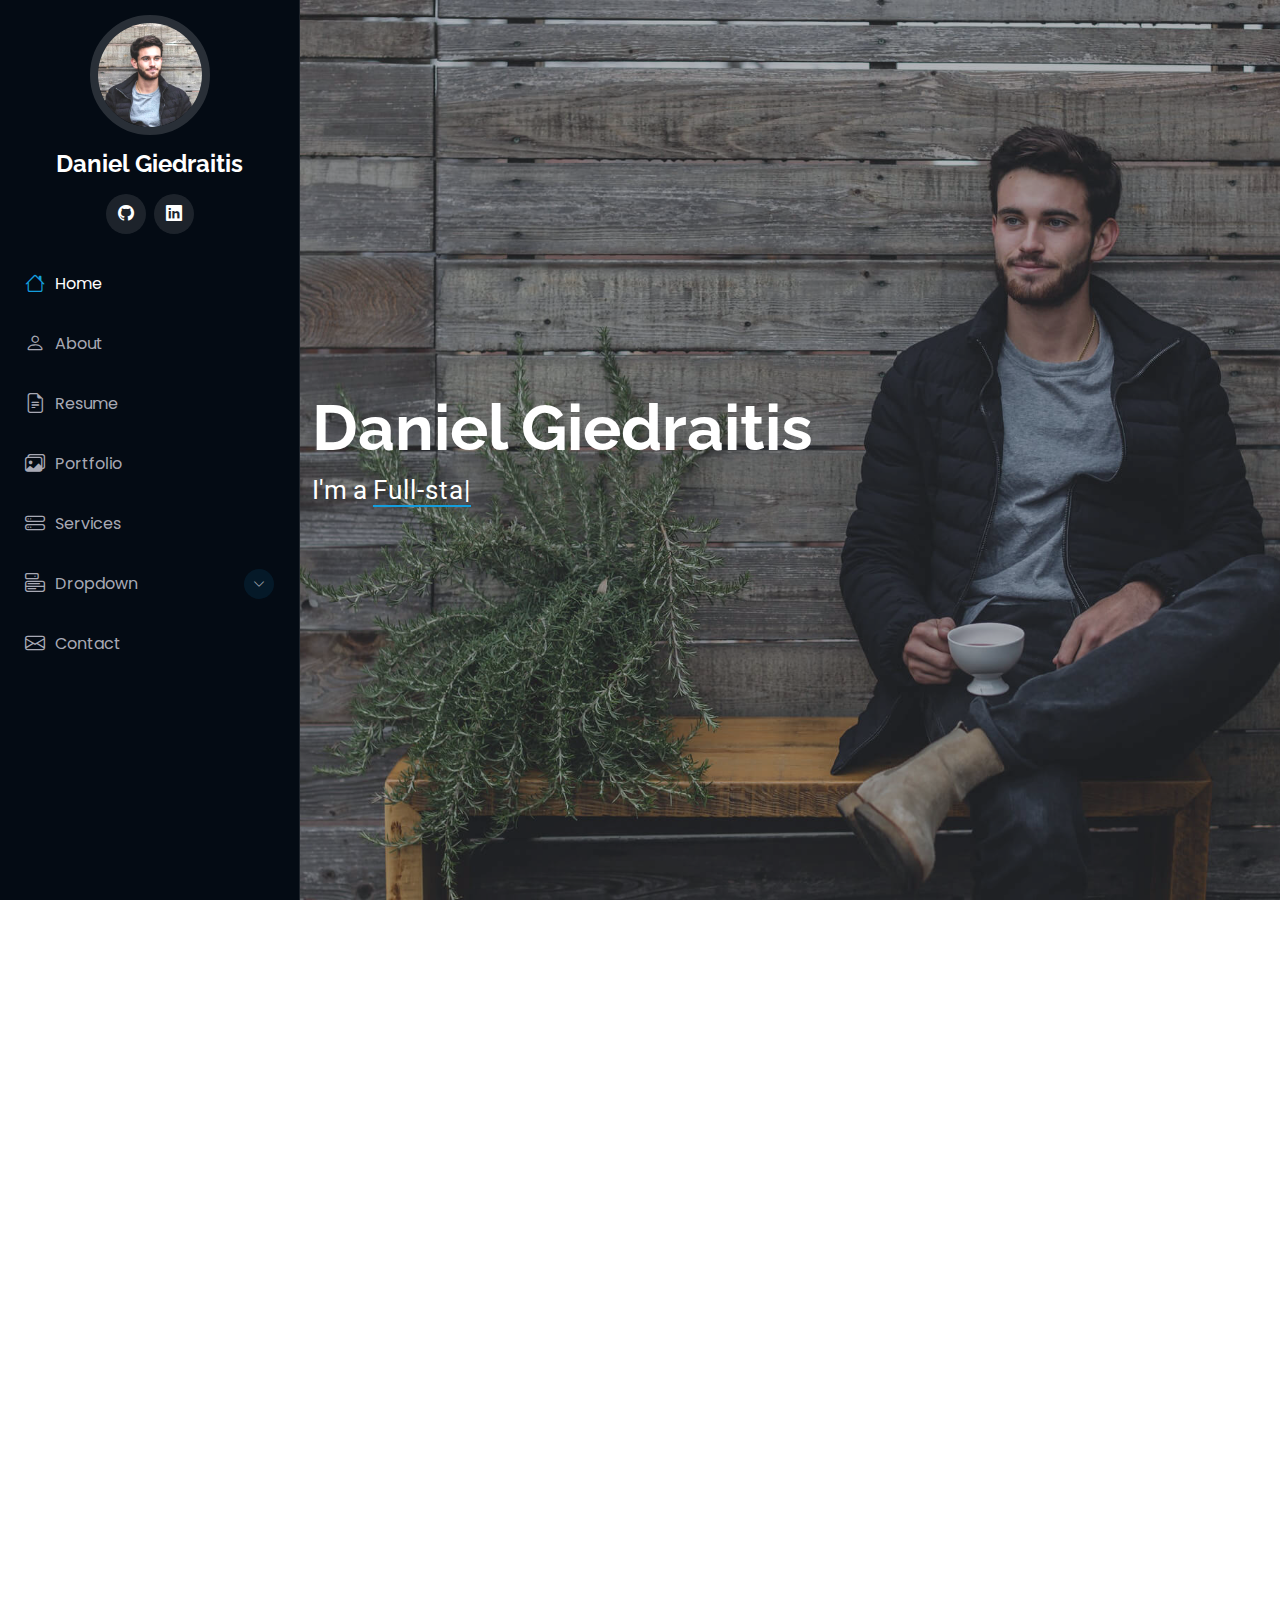
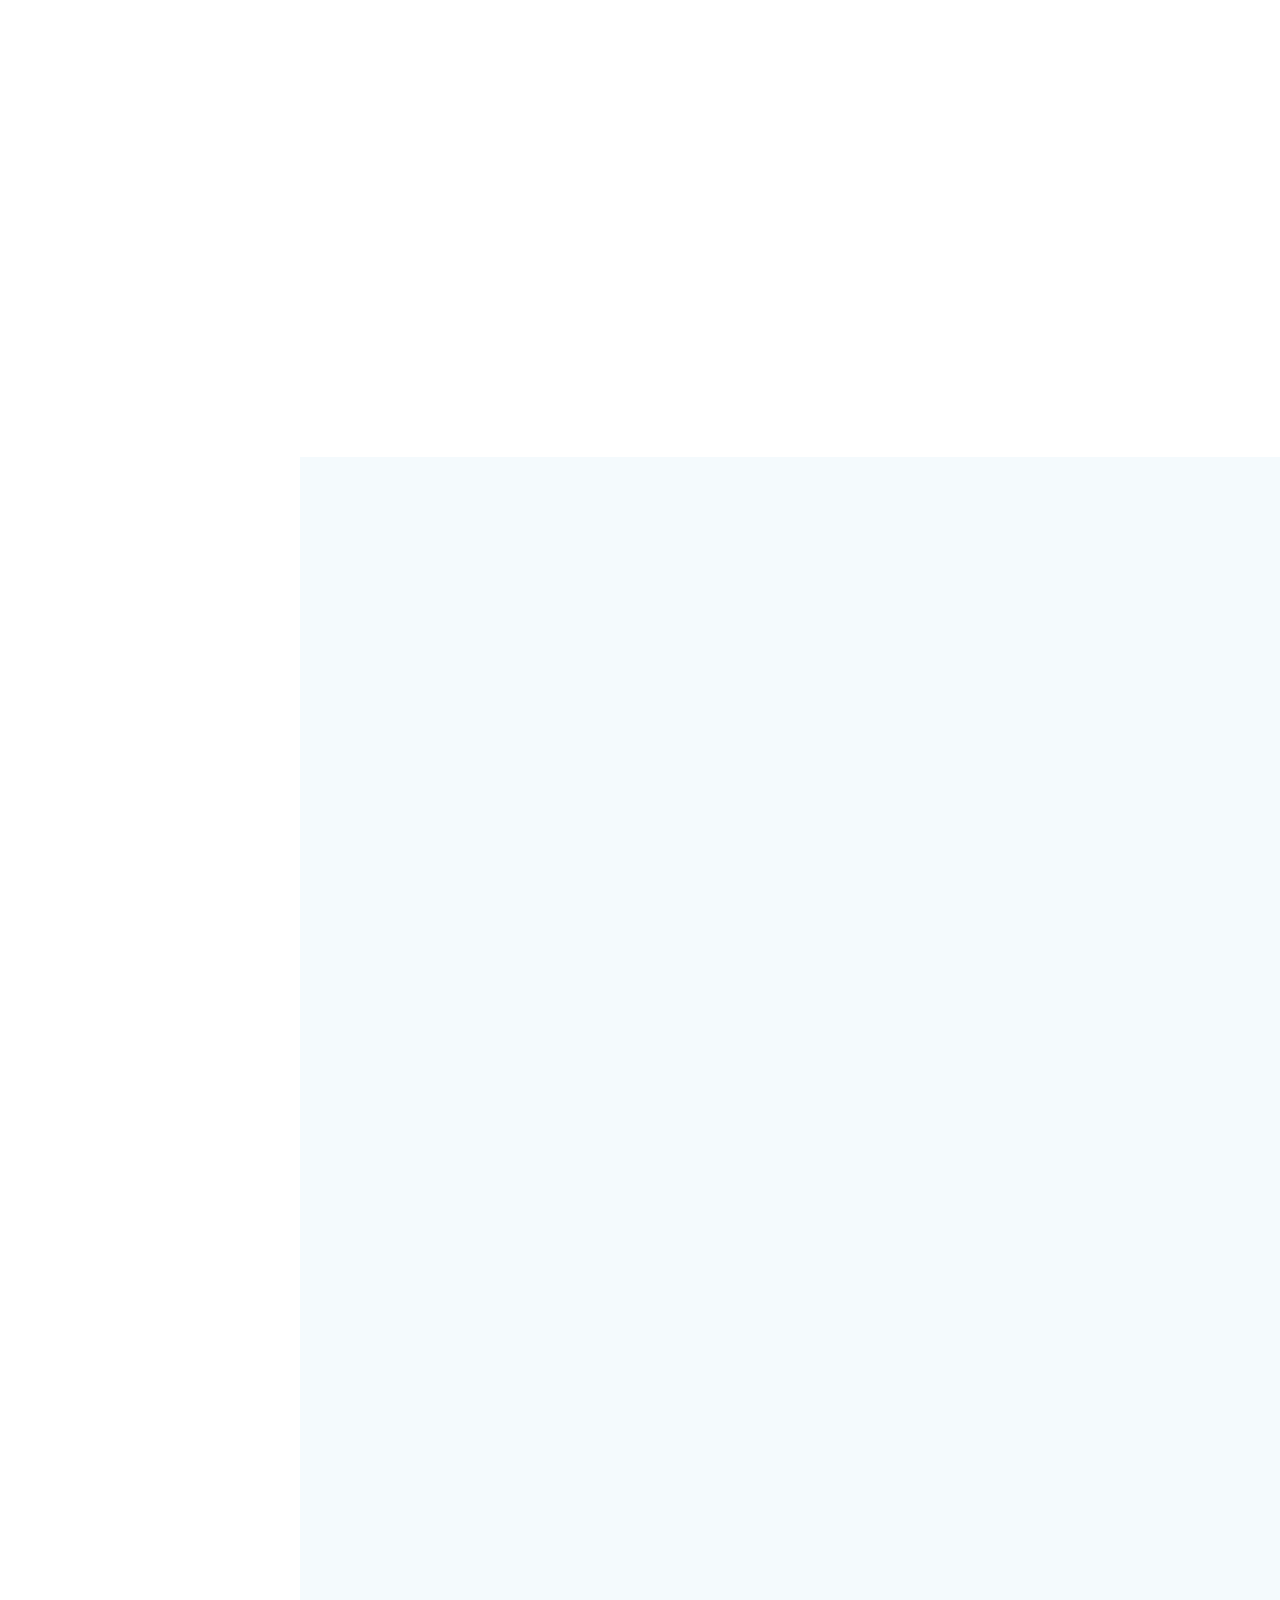
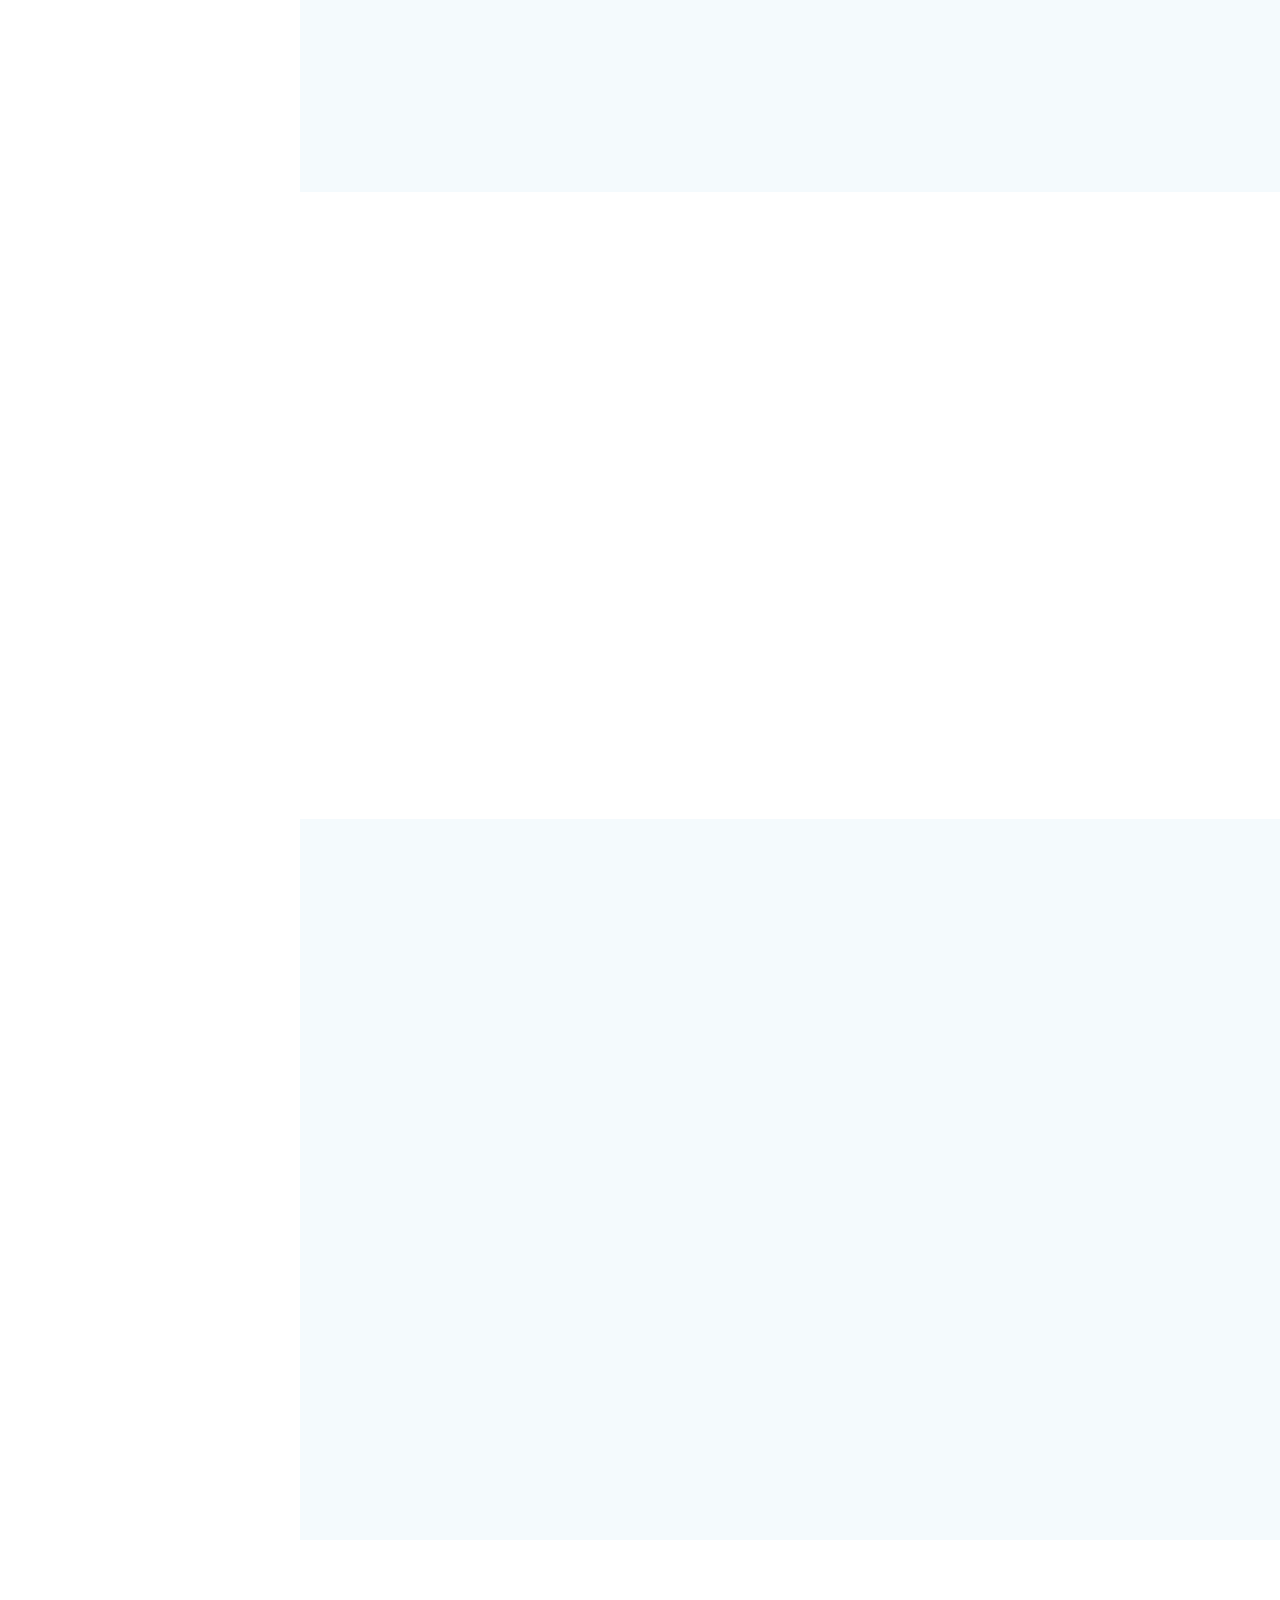
<file: index.html>
<!DOCTYPE html>
<html lang="en">

<head>
  <meta charset="utf-8">
  <meta content="width=device-width, initial-scale=1.0" name="viewport">
  <title>My Personal Website</title>
  <meta content="" name="description">
  <meta content="" name="keywords">

  <!-- Favicons -->
  <link href="assets/img/favicon.png" rel="icon">
  <link href="assets/img/apple-touch-icon.png" rel="apple-touch-icon">

  <!-- Fonts -->
  <link href="https://fonts.googleapis.com" rel="preconnect">
  <link href="https://fonts.gstatic.com" rel="preconnect" crossorigin>
  <link href="https://fonts.googleapis.com/css2?family=Roboto:ital,wght@0,100;0,300;0,400;0,500;0,700;0,900;1,100;1,300;1,400;1,500;1,700;1,900&family=Poppins:ital,wght@0,100;0,200;0,300;0,400;0,500;0,600;0,700;0,800;0,900;1,100;1,200;1,300;1,400;1,500;1,600;1,700;1,800;1,900&family=Raleway:ital,wght@0,100;0,200;0,300;0,400;0,500;0,600;0,700;0,800;0,900;1,100;1,200;1,300;1,400;1,500;1,600;1,700;1,800;1,900&display=swap" rel="stylesheet">

  <!-- Vendor CSS Files -->
  <link href="assets/vendor/bootstrap/css/bootstrap.min.css" rel="stylesheet">
  <link href="assets/vendor/bootstrap-icons/bootstrap-icons.css" rel="stylesheet">
  <link href="assets/vendor/aos/aos.css" rel="stylesheet">
  <link href="assets/vendor/glightbox/css/glightbox.min.css" rel="stylesheet">
  <link href="assets/vendor/swiper/swiper-bundle.min.css" rel="stylesheet">

  <!-- Main CSS File -->
  <link href="assets/css/main.css" rel="stylesheet">

</head>

<body class="index-page">

  <header id="header" class="header dark-background d-flex flex-column">
    <i class="header-toggle d-xl-none bi bi-list"></i>

    <div class="profile-img">
      <img src="assets/img/my-profile-img.jpg" alt="" class="img-fluid rounded-circle">
    </div>

    <a href="index.html" class="logo d-flex align-items-center justify-content-center">
      <!-- Uncomment the line below if you also wish to use an image logo -->
      <!-- <img src="assets/img/logo.png" alt=""> -->
      <h1 class="sitename">Daniel Giedraitis</h1>
    </a>

    <div class="social-links text-center">
      <a href="https://github.com/DanielGiedraitis" class="github"><i class="bi bi-github"></i></a>
      <a href="https://www.linkedin.com/in/daniel-giedraitis/" class="linkedin"><i class="bi bi-linkedin"></i></a>
    </div>

    <nav id="navmenu" class="navmenu">
      <ul>
        <li><a href="#hero" class="active"><i class="bi bi-house navicon"></i>Home</a></li>
        <li><a href="#about"><i class="bi bi-person navicon"></i> About</a></li>
        <li><a href="#resume"><i class="bi bi-file-earmark-text navicon"></i> Resume</a></li>
        <li><a href="#portfolio"><i class="bi bi-images navicon"></i> Portfolio</a></li>
        <li><a href="#services"><i class="bi bi-hdd-stack navicon"></i> Services</a></li>
        <li class="dropdown"><a href="#"><i class="bi bi-menu-button navicon"></i> <span>Dropdown</span> <i class="bi bi-chevron-down toggle-dropdown"></i></a>
          <ul>
            <li><a href="#">Dropdown 1</a></li>
            <li class="dropdown"><a href="#"><span>Deep Dropdown</span> <i class="bi bi-chevron-down toggle-dropdown"></i></a>
              <ul>
                <li><a href="#">Deep Dropdown 1</a></li>
                <li><a href="#">Deep Dropdown 2</a></li>
                <li><a href="#">Deep Dropdown 3</a></li>
                <li><a href="#">Deep Dropdown 4</a></li>
                <li><a href="#">Deep Dropdown 5</a></li>
              </ul>
            </li>
            <li><a href="#">Dropdown 2</a></li>
            <li><a href="#">Dropdown 3</a></li>
            <li><a href="#">Dropdown 4</a></li>
          </ul>
        </li>
        <li><a href="#contact"><i class="bi bi-envelope navicon"></i> Contact</a></li>
      </ul>
    </nav>

  </header>

  <main class="main">

    <!-- Hero Section -->
    <section id="hero" class="hero section dark-background">

      <img src="assets/img/hero-bg.jpg" alt="" data-aos="fade-in" class="">

      <div class="container" data-aos="fade-up" data-aos-delay="100">
        <h2>Daniel Giedraitis</h2>
        <p>I'm a <span class="typed" data-typed-items="Data Scientist, Sports Enthusiast">Full-stack developer</span><span class="typed-cursor typed-cursor--blink" aria-hidden="true"></span><span class="typed-cursor typed-cursor--blink" aria-hidden="true"></span></p>
      </div>

    </section><!-- /Hero Section -->

    <!-- About Section -->
    <section id="about" class="about section">

      <!-- Section Title -->
      <div class="container section-title" data-aos="fade-up">
        <h2>About</h2>
        <p>I am a passionate and driven Full Stack Developer with a strong foundation in software development, having recently earned my Bachelor of Science (Honours) in Software Development from South East Technological University, Carlow. With hands-on experience in Java, Angular, Python, C++, and web technologies, I thrive in dynamic environments where I can apply my skills to real-world projects.</p>
        <br>
        <p>I have a proven ability to quickly adapt to modern technologies, collaborate effectively in Agile teams, and contribute to the full software development lifecycle. My internship at the Department of Agriculture, Food and the Marine strengthened my expertise in front-end development with Angular, back-end integration with Java, and working with tools like GitLab, Jira, and Confluence.</p>
      </div><!-- End Section Title -->

      <div class="container" data-aos="fade-up" data-aos-delay="100">

        <div class="row gy-4 justify-content-center">
          <div class="col-lg-4">
            <img src="assets/img/my-profile-img.jpg" class="img-fluid" alt="">
          </div>
          <div class="col-lg-8 content">
            <h2>Full Stack Developer</h2>
            <br>
            <div class="row">
              <div class="col-lg-7">
                <ul>
                  <li><i class="bi bi-chevron-right"></i> <strong>Website:</strong> <a href="https://placeholder.com" target="_blank">Placeholder.com</a></li>
                  <li><i class="bi bi-chevron-right"></i> <strong>City:</strong> <span>Carlow</span></li>
                  <li><i class="bi bi-chevron-right"></i> <strong>Degree:</strong> <span>Bachelor of Science (Honours) in Software Development</span></li>
                  <li><i class="bi bi-chevron-right"></i> <strong>Email:</strong> <a href="mailto:Daniel.Giedraitis@gmail.com">Daniel.Giedraitis@gmail.com</a></li>  
                  <li><i class="bi bi-chevron-right"></i> <strong>GitHub:</strong> <a href="https://github.com/DanielGiedraitis" target="_blank">Github.com/DanielGiedraitis</a></li>
                  <li><i class="bi bi-chevron-right"></i> <strong>LinkedIn:</strong> <a href="https://www.linkedin.com/in/daniel-giedraitis/" target="_blank">linkedin.com/in/daniel-giedraitis</a></li>                
                </ul>
              </div>
            </div>
          </div>
        </div>

      </div>

    </section><!-- /About Section -->

    <!-- Stats Section -->
    <section id="stats" class="stats section">

      <div class="container" data-aos="fade-up" data-aos-delay="100">

        <div class="row gy-4">

          <div class="col-lg-3 col-md-6">
            <div class="stats-item">
              <i class="bi bi-emoji-smile"></i>
              <span data-purecounter-start="0" data-purecounter-end="232" data-purecounter-duration="1" class="purecounter"></span>
              <p><strong>Happy Clients</strong> <span>consequuntur quae</span></p>
            </div>
          </div><!-- End Stats Item -->

          <div class="col-lg-3 col-md-6">
            <div class="stats-item">
              <i class="bi bi-journal-richtext"></i>
              <span data-purecounter-start="0" data-purecounter-end="521" data-purecounter-duration="1" class="purecounter"></span>
              <p><strong>Projects</strong> <span>adipisci atque cum quia aut</span></p>
            </div>
          </div><!-- End Stats Item -->

          <div class="col-lg-3 col-md-6">
            <div class="stats-item">
              <i class="bi bi-headset"></i>
              <span data-purecounter-start="0" data-purecounter-end="1453" data-purecounter-duration="1" class="purecounter"></span>
              <p><strong>Hours Of Support</strong> <span>aut commodi quaerat</span></p>
            </div>
          </div><!-- End Stats Item -->

          <div class="col-lg-3 col-md-6">
            <div class="stats-item">
              <i class="bi bi-people"></i>
              <span data-purecounter-start="0" data-purecounter-end="32" data-purecounter-duration="1" class="purecounter"></span>
              <p><strong>Hard Workers</strong> <span>rerum asperiores dolor</span></p>
            </div>
          </div><!-- End Stats Item -->

        </div>

      </div>

    </section><!-- /Stats Section -->

    <!-- Skills Section -->
    <section id="skills" class="skills section light-background">

      <!-- Section Title -->
      <div class="container section-title" data-aos="fade-up">
        <h2>Skills</h2>
        <p>Necessitatibus eius consequatur ex aliquid fuga eum quidem sint consectetur velit</p>
      </div><!-- End Section Title -->

      <div class="container" data-aos="fade-up" data-aos-delay="100">

        <div class="row skills-content skills-animation">

          <div class="col-lg-6">

            <div class="progress">
              <span class="skill"><span>HTML</span> <i class="val">100%</i></span>
              <div class="progress-bar-wrap">
                <div class="progress-bar" role="progressbar" aria-valuenow="100" aria-valuemin="0" aria-valuemax="100"></div>
              </div>
            </div><!-- End Skills Item -->

            <div class="progress">
              <span class="skill"><span>CSS</span> <i class="val">90%</i></span>
              <div class="progress-bar-wrap">
                <div class="progress-bar" role="progressbar" aria-valuenow="90" aria-valuemin="0" aria-valuemax="100"></div>
              </div>
            </div><!-- End Skills Item -->

            <div class="progress">
              <span class="skill"><span>JavaScript</span> <i class="val">75%</i></span>
              <div class="progress-bar-wrap">
                <div class="progress-bar" role="progressbar" aria-valuenow="75" aria-valuemin="0" aria-valuemax="100"></div>
              </div>
            </div><!-- End Skills Item -->

          </div>

          <div class="col-lg-6">

            <div class="progress">
              <span class="skill"><span>PHP</span> <i class="val">80%</i></span>
              <div class="progress-bar-wrap">
                <div class="progress-bar" role="progressbar" aria-valuenow="80" aria-valuemin="0" aria-valuemax="100"></div>
              </div>
            </div><!-- End Skills Item -->

            <div class="progress">
              <span class="skill"><span>WordPress/CMS</span> <i class="val">90%</i></span>
              <div class="progress-bar-wrap">
                <div class="progress-bar" role="progressbar" aria-valuenow="90" aria-valuemin="0" aria-valuemax="100"></div>
              </div>
            </div><!-- End Skills Item -->

            <div class="progress">
              <span class="skill"><span>Photoshop</span> <i class="val">55%</i></span>
              <div class="progress-bar-wrap">
                <div class="progress-bar" role="progressbar" aria-valuenow="55" aria-valuemin="0" aria-valuemax="100"></div>
              </div>
            </div><!-- End Skills Item -->

          </div>

        </div>

      </div>

    </section><!-- /Skills Section -->

    <!-- Resume Section -->
    <section id="resume" class="resume section">

      <!-- Section Title -->
      <div class="container section-title" data-aos="fade-up">
        <h2>Resume</h2>
      </div><!-- End Section Title -->

      <div class="container">

        <div class="row">

          <div class="col-lg-6" data-aos="fade-up" data-aos-delay="100">
            <h3 class="resume-title">Sumary</h3>

            <div class="resume-item pb-0">
              <h4>Daniel Giedraitis</h4>
              <p><em>I am a driven individual who has a strong passion for the software industry. I recently completed
                my Bachelor of Science (Honours) in Software Development at South East Technological
                University in Carlow, graduating with a Second Class Honours. Ability to learn modern
                technologies quickly and a history of going above and beyond to assist users and projects. I am
                now looking for a full-time position in a dynamic company where I can put my knowledge and
                experience to use, ultimately benefiting the operations of the company for which I work.
                </em></p>
              <ul>
                <li>Carlow, Ireland</li>
                <li>daniel.giedraitis@gmail.com</li>
              </ul>
            </div><!-- Edn Resume Item -->

            <h3 class="resume-title">Education</h3>
            <div class="resume-item">
              <h4>Bachelor of Science (Honours) in Software Development</h4>
              <h5>2020 - 2024</h5>
              <p><em>South East Technological University, Carlow, Ireland</em></p>
            </div><!-- Edn Resume Item -->

            <div class="resume-item">
              <h4>Secondary School</h4>
              <h5>2014 - 2020</h5>
              <p><em>St Mary’s Academy CBS Secondary School, Carlow, Ireland </em></p>
            </div><!-- Edn Resume Item -->

          </div>

          <div class="col-lg-6" data-aos="fade-up" data-aos-delay="200">
            <h3 class="resume-title">Professional Experience</h3>
            <div class="resume-item">
              <h4>Full Stack Developer (Java and Angular)</h4>
              <h5>March 2023 - August 2023</h5>
              <p><em>Department of Agriculture, Food and the Marine, Portlaoise, Ireland</em></p>
              <ul>
                <li>Developed front-end features with Angular and integrated them with back-end services
                  using Java.</li>
                <li>Used GitLab for version control, Confluence as a wiki system for documentation, and
                  Jira for task tracking, ensuring smooth collaboration and effective project management
                  within the development team.</li>
                <li>Participated in a team project using Agile methodologies, contributing to software
                  development and manually testing new features to ensure high-quality deliverables.</li>
                <li>Developed and executed Java unit tests, as well as minor functionality enhancements, to
                  improve system performance and address bugs.</li>
              </ul>
            </div><!-- Edn Resume Item -->

            <div class="resume-item">
              <h4>Accountant</h4>
              <h5>January 2018 - May 2018</h5>
              <p><em>IFAC Accountants, Carlow, Ireland</em></p>
              <ul>
                <li>Excellent organizational skills with the capacity to deal with multiple tasks at the same
                  time.
                  </li>
                <li>I used my numeracy skills to update the spreadsheets and developed a solid
                  understanding of Excel.</li>
                <li>Ensuring that the company’s accounting records were accurate and complete.</li>
                <li>I worked in an agile, fast-paced, and delivery-focused environment, and I used clear,
                  professional, and simple language to communicate effectively with fellow staff.
                  </li>
              </ul>
            </div><!-- Edn Resume Item -->

          </div>

        </div>

      </div>

    </section><!-- /Resume Section -->

    <!-- Portfolio Section -->
    <section id="portfolio" class="portfolio section light-background">

      <!-- Section Title -->
      <div class="container section-title" data-aos="fade-up">
        <h2>Portfolio</h2>
        <p>Magnam dolores commodi suscipit. Necessitatibus eius consequatur ex aliquid fuga eum quidem. Sit sint consectetur velit. Quisquam quos quisquam cupiditate. Et nemo qui impedit suscipit alias ea. Quia fugiat sit in iste officiis commodi quidem hic quas.</p>
      </div><!-- End Section Title -->

      <div class="container">

        <div class="isotope-layout" data-default-filter="*" data-layout="masonry" data-sort="original-order">

          <ul class="portfolio-filters isotope-filters" data-aos="fade-up" data-aos-delay="100">
            <li data-filter="*" class="filter-active">All</li>
            <li data-filter=".filter-app">App</li>
            <li data-filter=".filter-product">Product</li>
            <li data-filter=".filter-branding">Branding</li>
            <li data-filter=".filter-books">Books</li>
          </ul><!-- End Portfolio Filters -->

          <div class="row gy-4 isotope-container" data-aos="fade-up" data-aos-delay="200">

            <div class="col-lg-4 col-md-6 portfolio-item isotope-item filter-app">
              <div class="portfolio-content h-100">
                <img src="assets/img/portfolio/app-1.jpg" class="img-fluid" alt="">
                <div class="portfolio-info">
                  <h4>App 1</h4>
                  <p>Lorem ipsum, dolor sit amet consectetur</p>
                  <a href="assets/img/portfolio/app-1.jpg" title="App 1" data-gallery="portfolio-gallery-app" class="glightbox preview-link"><i class="bi bi-zoom-in"></i></a>
                  <a href="portfolio-details.html" title="More Details" class="details-link"><i class="bi bi-link-45deg"></i></a>
                </div>
              </div>
            </div><!-- End Portfolio Item -->

            <div class="col-lg-4 col-md-6 portfolio-item isotope-item filter-product">
              <div class="portfolio-content h-100">
                <img src="assets/img/portfolio/product-1.jpg" class="img-fluid" alt="">
                <div class="portfolio-info">
                  <h4>Product 1</h4>
                  <p>Lorem ipsum, dolor sit amet consectetur</p>
                  <a href="assets/img/portfolio/product-1.jpg" title="Product 1" data-gallery="portfolio-gallery-product" class="glightbox preview-link"><i class="bi bi-zoom-in"></i></a>
                  <a href="portfolio-details.html" title="More Details" class="details-link"><i class="bi bi-link-45deg"></i></a>
                </div>
              </div>
            </div><!-- End Portfolio Item -->

            <div class="col-lg-4 col-md-6 portfolio-item isotope-item filter-branding">
              <div class="portfolio-content h-100">
                <img src="assets/img/portfolio/branding-1.jpg" class="img-fluid" alt="">
                <div class="portfolio-info">
                  <h4>Branding 1</h4>
                  <p>Lorem ipsum, dolor sit amet consectetur</p>
                  <a href="assets/img/portfolio/branding-1.jpg" title="Branding 1" data-gallery="portfolio-gallery-branding" class="glightbox preview-link"><i class="bi bi-zoom-in"></i></a>
                  <a href="portfolio-details.html" title="More Details" class="details-link"><i class="bi bi-link-45deg"></i></a>
                </div>
              </div>
            </div><!-- End Portfolio Item -->

            <div class="col-lg-4 col-md-6 portfolio-item isotope-item filter-books">
              <div class="portfolio-content h-100">
                <img src="assets/img/portfolio/books-1.jpg" class="img-fluid" alt="">
                <div class="portfolio-info">
                  <h4>Books 1</h4>
                  <p>Lorem ipsum, dolor sit amet consectetur</p>
                  <a href="assets/img/portfolio/books-1.jpg" title="Branding 1" data-gallery="portfolio-gallery-book" class="glightbox preview-link"><i class="bi bi-zoom-in"></i></a>
                  <a href="portfolio-details.html" title="More Details" class="details-link"><i class="bi bi-link-45deg"></i></a>
                </div>
              </div>
            </div><!-- End Portfolio Item -->

            <div class="col-lg-4 col-md-6 portfolio-item isotope-item filter-app">
              <div class="portfolio-content h-100">
                <img src="assets/img/portfolio/app-2.jpg" class="img-fluid" alt="">
                <div class="portfolio-info">
                  <h4>App 2</h4>
                  <p>Lorem ipsum, dolor sit amet consectetur</p>
                  <a href="assets/img/portfolio/app-2.jpg" title="App 2" data-gallery="portfolio-gallery-app" class="glightbox preview-link"><i class="bi bi-zoom-in"></i></a>
                  <a href="portfolio-details.html" title="More Details" class="details-link"><i class="bi bi-link-45deg"></i></a>
                </div>
              </div>
            </div><!-- End Portfolio Item -->

            <div class="col-lg-4 col-md-6 portfolio-item isotope-item filter-product">
              <div class="portfolio-content h-100">
                <img src="assets/img/portfolio/product-2.jpg" class="img-fluid" alt="">
                <div class="portfolio-info">
                  <h4>Product 2</h4>
                  <p>Lorem ipsum, dolor sit amet consectetur</p>
                  <a href="assets/img/portfolio/product-2.jpg" title="Product 2" data-gallery="portfolio-gallery-product" class="glightbox preview-link"><i class="bi bi-zoom-in"></i></a>
                  <a href="portfolio-details.html" title="More Details" class="details-link"><i class="bi bi-link-45deg"></i></a>
                </div>
              </div>
            </div><!-- End Portfolio Item -->

            <div class="col-lg-4 col-md-6 portfolio-item isotope-item filter-branding">
              <div class="portfolio-content h-100">
                <img src="assets/img/portfolio/branding-2.jpg" class="img-fluid" alt="">
                <div class="portfolio-info">
                  <h4>Branding 2</h4>
                  <p>Lorem ipsum, dolor sit amet consectetur</p>
                  <a href="assets/img/portfolio/branding-2.jpg" title="Branding 2" data-gallery="portfolio-gallery-branding" class="glightbox preview-link"><i class="bi bi-zoom-in"></i></a>
                  <a href="portfolio-details.html" title="More Details" class="details-link"><i class="bi bi-link-45deg"></i></a>
                </div>
              </div>
            </div><!-- End Portfolio Item -->

            <div class="col-lg-4 col-md-6 portfolio-item isotope-item filter-books">
              <div class="portfolio-content h-100">
                <img src="assets/img/portfolio/books-2.jpg" class="img-fluid" alt="">
                <div class="portfolio-info">
                  <h4>Books 2</h4>
                  <p>Lorem ipsum, dolor sit amet consectetur</p>
                  <a href="assets/img/portfolio/books-2.jpg" title="Branding 2" data-gallery="portfolio-gallery-book" class="glightbox preview-link"><i class="bi bi-zoom-in"></i></a>
                  <a href="portfolio-details.html" title="More Details" class="details-link"><i class="bi bi-link-45deg"></i></a>
                </div>
              </div>
            </div><!-- End Portfolio Item -->

            <div class="col-lg-4 col-md-6 portfolio-item isotope-item filter-app">
              <div class="portfolio-content h-100">
                <img src="assets/img/portfolio/app-3.jpg" class="img-fluid" alt="">
                <div class="portfolio-info">
                  <h4>App 3</h4>
                  <p>Lorem ipsum, dolor sit amet consectetur</p>
                  <a href="assets/img/portfolio/app-3.jpg" title="App 3" data-gallery="portfolio-gallery-app" class="glightbox preview-link"><i class="bi bi-zoom-in"></i></a>
                  <a href="portfolio-details.html" title="More Details" class="details-link"><i class="bi bi-link-45deg"></i></a>
                </div>
              </div>
            </div><!-- End Portfolio Item -->

            <div class="col-lg-4 col-md-6 portfolio-item isotope-item filter-product">
              <div class="portfolio-content h-100">
                <img src="assets/img/portfolio/product-3.jpg" class="img-fluid" alt="">
                <div class="portfolio-info">
                  <h4>Product 3</h4>
                  <p>Lorem ipsum, dolor sit amet consectetur</p>
                  <a href="assets/img/portfolio/product-3.jpg" title="Product 3" data-gallery="portfolio-gallery-product" class="glightbox preview-link"><i class="bi bi-zoom-in"></i></a>
                  <a href="portfolio-details.html" title="More Details" class="details-link"><i class="bi bi-link-45deg"></i></a>
                </div>
              </div>
            </div><!-- End Portfolio Item -->

            <div class="col-lg-4 col-md-6 portfolio-item isotope-item filter-branding">
              <div class="portfolio-content h-100">
                <img src="assets/img/portfolio/branding-3.jpg" class="img-fluid" alt="">
                <div class="portfolio-info">
                  <h4>Branding 3</h4>
                  <p>Lorem ipsum, dolor sit amet consectetur</p>
                  <a href="assets/img/portfolio/branding-3.jpg" title="Branding 2" data-gallery="portfolio-gallery-branding" class="glightbox preview-link"><i class="bi bi-zoom-in"></i></a>
                  <a href="portfolio-details.html" title="More Details" class="details-link"><i class="bi bi-link-45deg"></i></a>
                </div>
              </div>
            </div><!-- End Portfolio Item -->

            <div class="col-lg-4 col-md-6 portfolio-item isotope-item filter-books">
              <div class="portfolio-content h-100">
                <img src="assets/img/portfolio/books-3.jpg" class="img-fluid" alt="">
                <div class="portfolio-info">
                  <h4>Books 3</h4>
                  <p>Lorem ipsum, dolor sit amet consectetur</p>
                  <a href="assets/img/portfolio/books-3.jpg" title="Branding 3" data-gallery="portfolio-gallery-book" class="glightbox preview-link"><i class="bi bi-zoom-in"></i></a>
                  <a href="portfolio-details.html" title="More Details" class="details-link"><i class="bi bi-link-45deg"></i></a>
                </div>
              </div>
            </div><!-- End Portfolio Item -->

          </div><!-- End Portfolio Container -->

        </div>

      </div>

    </section><!-- /Portfolio Section -->

    <!-- Services Section -->
    <section id="services" class="services section">

      <!-- Section Title -->
      <div class="container section-title" data-aos="fade-up">
        <h2>Services</h2>
        <p>Magnam dolores commodi suscipit. Necessitatibus eius consequatur ex aliquid fuga eum quidem. Sit sint consectetur velit. Quisquam quos quisquam cupiditate. Et nemo qui impedit suscipit alias ea. Quia fugiat sit in iste officiis commodi quidem hic quas.</p>
      </div><!-- End Section Title -->

      <div class="container">

        <div class="row gy-4">

          <div class="col-lg-4 col-md-6 service-item d-flex" data-aos="fade-up" data-aos-delay="100">
            <div class="icon flex-shrink-0"><i class="bi bi-briefcase"></i></div>
            <div>
              <h4 class="title"><a href="service-details.html" class="stretched-link">Lorem Ipsum</a></h4>
              <p class="description">Voluptatum deleniti atque corrupti quos dolores et quas molestias excepturi sint occaecati cupiditate non provident</p>
            </div>
          </div>
          <!-- End Service Item -->

          <div class="col-lg-4 col-md-6 service-item d-flex" data-aos="fade-up" data-aos-delay="200">
            <div class="icon flex-shrink-0"><i class="bi bi-card-checklist"></i></div>
            <div>
              <h4 class="title"><a href="service-details.html" class="stretched-link">Dolor Sitema</a></h4>
              <p class="description">Minim veniam, quis nostrud exercitation ullamco laboris nisi ut aliquip ex ea commodo consequat tarad limino ata</p>
            </div>
          </div><!-- End Service Item -->

          <div class="col-lg-4 col-md-6 service-item d-flex" data-aos="fade-up" data-aos-delay="300">
            <div class="icon flex-shrink-0"><i class="bi bi-bar-chart"></i></div>
            <div>
              <h4 class="title"><a href="service-details.html" class="stretched-link">Sed ut perspiciatis</a></h4>
              <p class="description">Duis aute irure dolor in reprehenderit in voluptate velit esse cillum dolore eu fugiat nulla pariatur</p>
            </div>
          </div><!-- End Service Item -->

          <div class="col-lg-4 col-md-6 service-item d-flex" data-aos="fade-up" data-aos-delay="400">
            <div class="icon flex-shrink-0"><i class="bi bi-binoculars"></i></div>
            <div>
              <h4 class="title"><a href="service-details.html" class="stretched-link">Magni Dolores</a></h4>
              <p class="description">Excepteur sint occaecat cupidatat non proident, sunt in culpa qui officia deserunt mollit anim id est laborum</p>
            </div>
          </div><!-- End Service Item -->

          <div class="col-lg-4 col-md-6 service-item d-flex" data-aos="fade-up" data-aos-delay="500">
            <div class="icon flex-shrink-0"><i class="bi bi-brightness-high"></i></div>
            <div>
              <h4 class="title"><a href="service-details.html" class="stretched-link">Nemo Enim</a></h4>
              <p class="description">At vero eos et accusamus et iusto odio dignissimos ducimus qui blanditiis praesentium voluptatum deleniti atque</p>
            </div>
          </div><!-- End Service Item -->

          <div class="col-lg-4 col-md-6 service-item d-flex" data-aos="fade-up" data-aos-delay="600">
            <div class="icon flex-shrink-0"><i class="bi bi-calendar4-week"></i></div>
            <div>
              <h4 class="title"><a href="service-details.html" class="stretched-link">Eiusmod Tempor</a></h4>
              <p class="description">Et harum quidem rerum facilis est et expedita distinctio. Nam libero tempore, cum soluta nobis est eligendi</p>
            </div>
          </div><!-- End Service Item -->

        </div>

      </div>

    </section><!-- /Services Section -->

    <!-- Testimonials Section -->
    <section id="testimonials" class="testimonials section light-background">

      <!-- Section Title -->
      <div class="container section-title" data-aos="fade-up">
        <h2>Testimonials</h2>
        <p>Necessitatibus eius consequatur ex aliquid fuga eum quidem sint consectetur velit</p>
      </div><!-- End Section Title -->

      <div class="container" data-aos="fade-up" data-aos-delay="100">

        <div class="swiper init-swiper">
          <script type="application/json" class="swiper-config">
            {
              "loop": true,
              "speed": 600,
              "autoplay": {
                "delay": 5000
              },
              "slidesPerView": "auto",
              "pagination": {
                "el": ".swiper-pagination",
                "type": "bullets",
                "clickable": true
              },
              "breakpoints": {
                "320": {
                  "slidesPerView": 1,
                  "spaceBetween": 40
                },
                "1200": {
                  "slidesPerView": 3,
                  "spaceBetween": 1
                }
              }
            }
          </script>
          <div class="swiper-wrapper">

            <div class="swiper-slide">
              <div class="testimonial-item">
                <p>
                  <i class="bi bi-quote quote-icon-left"></i>
                  <span>Proin iaculis purus consequat sem cure digni ssim donec porttitora entum suscipit rhoncus. Accusantium quam, ultricies eget id, aliquam eget nibh et. Maecen aliquam, risus at semper.</span>
                  <i class="bi bi-quote quote-icon-right"></i>
                </p>
                <img src="assets/img/testimonials/testimonials-1.jpg" class="testimonial-img" alt="">
                <h3>Saul Goodman</h3>
                <h4>Ceo &amp; Founder</h4>
              </div>
            </div><!-- End testimonial item -->

            <div class="swiper-slide">
              <div class="testimonial-item">
                <p>
                  <i class="bi bi-quote quote-icon-left"></i>
                  <span>Export tempor illum tamen malis malis eram quae irure esse labore quem cillum quid malis quorum velit fore eram velit sunt aliqua noster fugiat irure amet legam anim culpa.</span>
                  <i class="bi bi-quote quote-icon-right"></i>
                </p>
                <img src="assets/img/testimonials/testimonials-2.jpg" class="testimonial-img" alt="">
                <h3>Sara Wilsson</h3>
                <h4>Designer</h4>
              </div>
            </div><!-- End testimonial item -->

            <div class="swiper-slide">
              <div class="testimonial-item">
                <p>
                  <i class="bi bi-quote quote-icon-left"></i>
                  <span>Enim nisi quem export duis labore cillum quae magna enim sint quorum nulla quem veniam duis minim tempor labore quem eram duis noster aute amet eram fore quis sint minim.</span>
                  <i class="bi bi-quote quote-icon-right"></i>
                </p>
                <img src="assets/img/testimonials/testimonials-3.jpg" class="testimonial-img" alt="">
                <h3>Jena Karlis</h3>
                <h4>Store Owner</h4>
              </div>
            </div><!-- End testimonial item -->

            <div class="swiper-slide">
              <div class="testimonial-item">
                <p>
                  <i class="bi bi-quote quote-icon-left"></i>
                  <span>Fugiat enim eram quae cillum dolore dolor amet nulla culpa multos export minim fugiat dolor enim duis veniam ipsum anim magna sunt elit fore quem dolore labore illum veniam.</span>
                  <i class="bi bi-quote quote-icon-right"></i>
                </p>
                <img src="assets/img/testimonials/testimonials-4.jpg" class="testimonial-img" alt="">
                <h3>Matt Brandon</h3>
                <h4>Freelancer</h4>
              </div>
            </div><!-- End testimonial item -->

            <div class="swiper-slide">
              <div class="testimonial-item">
                <p>
                  <i class="bi bi-quote quote-icon-left"></i>
                  <span>Quis quorum aliqua sint quem legam fore sunt eram irure aliqua veniam tempor noster veniam sunt culpa nulla illum cillum fugiat legam esse veniam culpa fore nisi cillum quid.</span>
                  <i class="bi bi-quote quote-icon-right"></i>
                </p>
                <img src="assets/img/testimonials/testimonials-5.jpg" class="testimonial-img" alt="">
                <h3>John Larson</h3>
                <h4>Entrepreneur</h4>
              </div>
            </div><!-- End testimonial item -->

          </div>
          <div class="swiper-pagination"></div>
        </div>

      </div>

    </section><!-- /Testimonials Section -->

    <!-- Contact Section -->
    <section id="contact" class="contact section">

      <!-- Section Title -->
      <div class="container section-title" data-aos="fade-up">
        <h2>Contact</h2>
        <p>Necessitatibus eius consequatur ex aliquid fuga eum quidem sint consectetur velit</p>
      </div><!-- End Section Title -->

      <div class="container" data-aos="fade-up" data-aos-delay="100">

        <div class="row gy-4">

          <div class="col-lg-5">

            <div class="info-wrap">
              <div class="info-item d-flex" data-aos="fade-up" data-aos-delay="200">
                <i class="bi bi-geo-alt flex-shrink-0"></i>
                <div>
                  <h3>Address</h3>
                  <p>A108 Adam Street, New York, NY 535022</p>
                </div>
              </div><!-- End Info Item -->

              <div class="info-item d-flex" data-aos="fade-up" data-aos-delay="300">
                <i class="bi bi-telephone flex-shrink-0"></i>
                <div>
                  <h3>Call Us</h3>
                  <p>+1 5589 55488 55</p>
                </div>
              </div><!-- End Info Item -->

              <div class="info-item d-flex" data-aos="fade-up" data-aos-delay="400">
                <i class="bi bi-envelope flex-shrink-0"></i>
                <div>
                  <h3>Email Us</h3>
                  <p>info@example.com</p>
                </div>
              </div><!-- End Info Item -->

              <iframe src="https://www.google.com/maps/embed?pb=!1m14!1m8!1m3!1d48389.78314118045!2d-74.006138!3d40.710059!3m2!1i1024!2i768!4f13.1!3m3!1m2!1s0x89c25a22a3bda30d%3A0xb89d1fe6bc499443!2sDowntown%20Conference%20Center!5e0!3m2!1sen!2sus!4v1676961268712!5m2!1sen!2sus" frameborder="0" style="border:0; width: 100%; height: 270px;" allowfullscreen="" loading="lazy" referrerpolicy="no-referrer-when-downgrade"></iframe>
            </div>
          </div>

          <div class="col-lg-7">
            <form action="forms/contact.php" method="post" class="php-email-form" data-aos="fade-up" data-aos-delay="200">
              <div class="row gy-4">

                <div class="col-md-6">
                  <label for="name-field" class="pb-2">Your Name</label>
                  <input type="text" name="name" id="name-field" class="form-control" required="">
                </div>

                <div class="col-md-6">
                  <label for="email-field" class="pb-2">Your Email</label>
                  <input type="email" class="form-control" name="email" id="email-field" required="">
                </div>

                <div class="col-md-12">
                  <label for="subject-field" class="pb-2">Subject</label>
                  <input type="text" class="form-control" name="subject" id="subject-field" required="">
                </div>

                <div class="col-md-12">
                  <label for="message-field" class="pb-2">Message</label>
                  <textarea class="form-control" name="message" rows="10" id="message-field" required=""></textarea>
                </div>

                <div class="col-md-12 text-center">
                  <div class="loading">Loading</div>
                  <div class="error-message"></div>
                  <div class="sent-message">Your message has been sent. Thank you!</div>

                  <button type="submit">Send Message</button>
                </div>

              </div>
            </form>
          </div><!-- End Contact Form -->

        </div>

      </div>

    </section><!-- /Contact Section -->

  </main>

  <!-- Scroll Top -->
  <a href="#" id="scroll-top" class="scroll-top d-flex align-items-center justify-content-center"><i class="bi bi-arrow-up-short"></i></a>

  <!-- Preloader -->
  <div id="preloader"></div>

  <!-- Vendor JS Files -->
  <script src="assets/vendor/bootstrap/js/bootstrap.bundle.min.js"></script>
  <script src="assets/vendor/php-email-form/validate.js"></script>
  <script src="assets/vendor/aos/aos.js"></script>
  <script src="assets/vendor/typed.js/typed.umd.js"></script>
  <script src="assets/vendor/purecounter/purecounter_vanilla.js"></script>
  <script src="assets/vendor/waypoints/noframework.waypoints.js"></script>
  <script src="assets/vendor/glightbox/js/glightbox.min.js"></script>
  <script src="assets/vendor/imagesloaded/imagesloaded.pkgd.min.js"></script>
  <script src="assets/vendor/isotope-layout/isotope.pkgd.min.js"></script>
  <script src="assets/vendor/swiper/swiper-bundle.min.js"></script>

  <!-- Main JS File -->
  <script src="assets/js/main.js"></script>

</body>

</html>
</file>
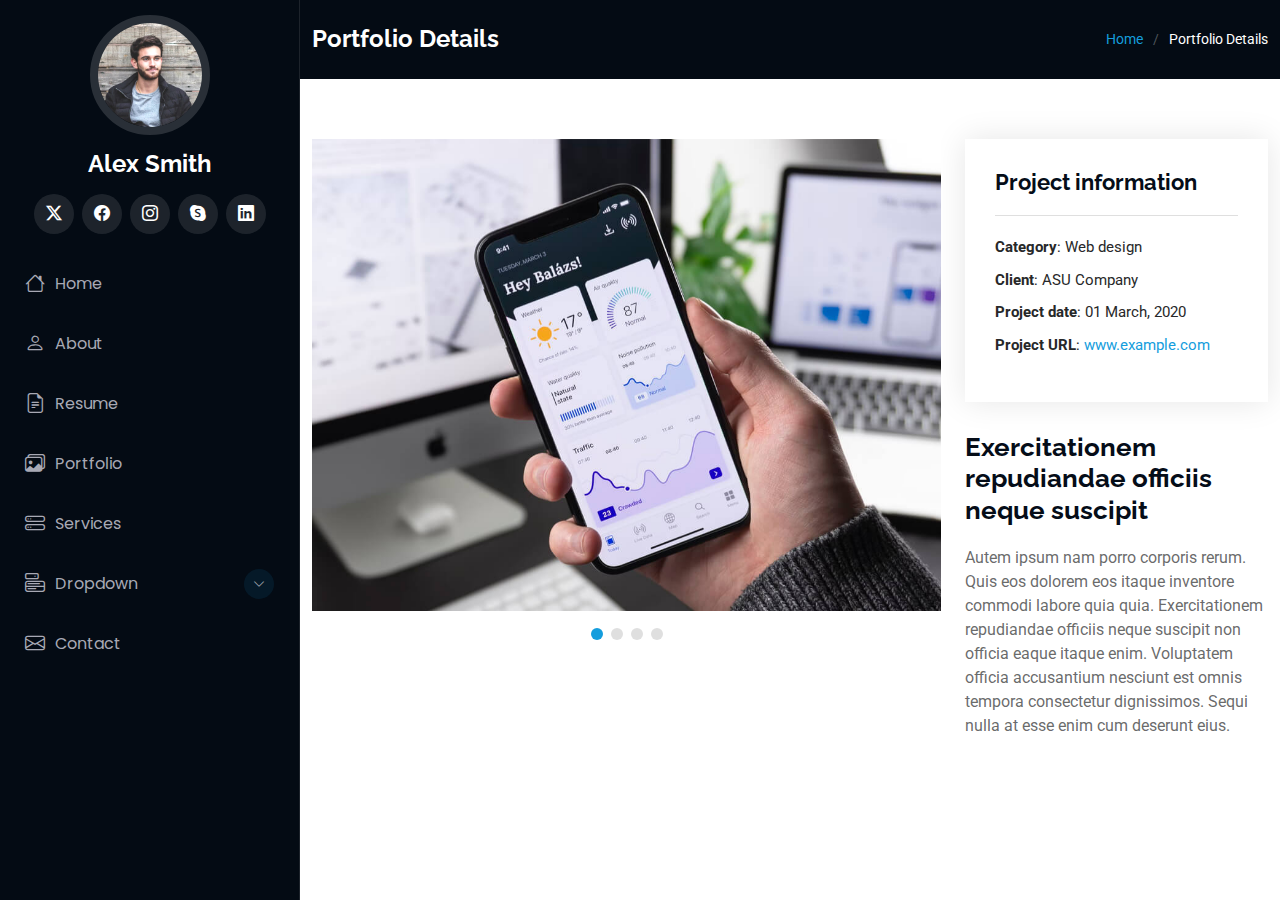
<file: portfolio-details.html>
<!DOCTYPE html>
<html lang="en">

<head>
  <meta charset="utf-8">
  <meta content="width=device-width, initial-scale=1.0" name="viewport">
  <title>Portfolio Details - iPortfolio Bootstrap Template</title>
  <meta content="" name="description">
  <meta content="" name="keywords">

  <!-- Favicons -->
  <link href="assets/img/favicon.png" rel="icon">
  <link href="assets/img/apple-touch-icon.png" rel="apple-touch-icon">

  <!-- Fonts -->
  <link href="https://fonts.googleapis.com" rel="preconnect">
  <link href="https://fonts.gstatic.com" rel="preconnect" crossorigin>
  <link href="https://fonts.googleapis.com/css2?family=Roboto:ital,wght@0,100;0,300;0,400;0,500;0,700;0,900;1,100;1,300;1,400;1,500;1,700;1,900&family=Poppins:ital,wght@0,100;0,200;0,300;0,400;0,500;0,600;0,700;0,800;0,900;1,100;1,200;1,300;1,400;1,500;1,600;1,700;1,800;1,900&family=Raleway:ital,wght@0,100;0,200;0,300;0,400;0,500;0,600;0,700;0,800;0,900;1,100;1,200;1,300;1,400;1,500;1,600;1,700;1,800;1,900&display=swap" rel="stylesheet">

  <!-- Vendor CSS Files -->
  <link href="assets/vendor/bootstrap/css/bootstrap.min.css" rel="stylesheet">
  <link href="assets/vendor/bootstrap-icons/bootstrap-icons.css" rel="stylesheet">
  <link href="assets/vendor/aos/aos.css" rel="stylesheet">
  <link href="assets/vendor/glightbox/css/glightbox.min.css" rel="stylesheet">
  <link href="assets/vendor/swiper/swiper-bundle.min.css" rel="stylesheet">

  <!-- Main CSS File -->
  <link href="assets/css/main.css" rel="stylesheet">

</head>

<body class="portfolio-details-page">

  <header id="header" class="header dark-background d-flex flex-column">
    <i class="header-toggle d-xl-none bi bi-list"></i>

    <div class="profile-img">
      <img src="assets/img/my-profile-img.jpg" alt="" class="img-fluid rounded-circle">
    </div>

    <a href="index.html" class="logo d-flex align-items-center justify-content-center">
      <!-- Uncomment the line below if you also wish to use an image logo -->
      <!-- <img src="assets/img/logo.png" alt=""> -->
      <h1 class="sitename">Alex Smith</h1>
    </a>

    <div class="social-links text-center">
      <a href="#" class="twitter"><i class="bi bi-twitter-x"></i></a>
      <a href="#" class="facebook"><i class="bi bi-facebook"></i></a>
      <a href="#" class="instagram"><i class="bi bi-instagram"></i></a>
      <a href="#" class="google-plus"><i class="bi bi-skype"></i></a>
      <a href="#" class="linkedin"><i class="bi bi-linkedin"></i></a>
    </div>

    <nav id="navmenu" class="navmenu">
      <ul>
        <li><a href="#hero"><i class="bi bi-house navicon"></i>Home</a></li>
        <li><a href="#about"><i class="bi bi-person navicon"></i> About</a></li>
        <li><a href="#resume"><i class="bi bi-file-earmark-text navicon"></i> Resume</a></li>
        <li><a href="#portfolio"><i class="bi bi-images navicon"></i> Portfolio</a></li>
        <li><a href="#services"><i class="bi bi-hdd-stack navicon"></i> Services</a></li>
        <li class="dropdown"><a href="#"><i class="bi bi-menu-button navicon"></i> <span>Dropdown</span> <i class="bi bi-chevron-down toggle-dropdown"></i></a>
          <ul>
            <li><a href="#">Dropdown 1</a></li>
            <li class="dropdown"><a href="#"><span>Deep Dropdown</span> <i class="bi bi-chevron-down toggle-dropdown"></i></a>
              <ul>
                <li><a href="#">Deep Dropdown 1</a></li>
                <li><a href="#">Deep Dropdown 2</a></li>
                <li><a href="#">Deep Dropdown 3</a></li>
                <li><a href="#">Deep Dropdown 4</a></li>
                <li><a href="#">Deep Dropdown 5</a></li>
              </ul>
            </li>
            <li><a href="#">Dropdown 2</a></li>
            <li><a href="#">Dropdown 3</a></li>
            <li><a href="#">Dropdown 4</a></li>
          </ul>
        </li>
        <li><a href="#contact"><i class="bi bi-envelope navicon"></i> Contact</a></li>
      </ul>
    </nav>

  </header>

  <main class="main">

    <!-- Page Title -->
    <div class="page-title dark-background">
      <div class="container d-lg-flex justify-content-between align-items-center">
        <h1 class="mb-2 mb-lg-0">Portfolio Details</h1>
        <nav class="breadcrumbs">
          <ol>
            <li><a href="index.html">Home</a></li>
            <li class="current">Portfolio Details</li>
          </ol>
        </nav>
      </div>
    </div><!-- End Page Title -->

    <!-- Portfolio Details Section -->
    <section id="portfolio-details" class="portfolio-details section">

      <div class="container" data-aos="fade-up" data-aos-delay="100">

        <div class="row gy-4">

          <div class="col-lg-8">
            <div class="portfolio-details-slider swiper init-swiper">

              <script type="application/json" class="swiper-config">
                {
                  "loop": true,
                  "speed": 600,
                  "autoplay": {
                    "delay": 5000
                  },
                  "slidesPerView": "auto",
                  "pagination": {
                    "el": ".swiper-pagination",
                    "type": "bullets",
                    "clickable": true
                  }
                }
              </script>

              <div class="swiper-wrapper align-items-center">

                <div class="swiper-slide">
                  <img src="assets/img/portfolio/app-1.jpg" alt="">
                </div>

                <div class="swiper-slide">
                  <img src="assets/img/portfolio/product-1.jpg" alt="">
                </div>

                <div class="swiper-slide">
                  <img src="assets/img/portfolio/branding-1.jpg" alt="">
                </div>

                <div class="swiper-slide">
                  <img src="assets/img/portfolio/books-1.jpg" alt="">
                </div>

              </div>
              <div class="swiper-pagination"></div>
            </div>
          </div>

          <div class="col-lg-4">
            <div class="portfolio-info" data-aos="fade-up" data-aos-delay="200">
              <h3>Project information</h3>
              <ul>
                <li><strong>Category</strong>: Web design</li>
                <li><strong>Client</strong>: ASU Company</li>
                <li><strong>Project date</strong>: 01 March, 2020</li>
                <li><strong>Project URL</strong>: <a href="#">www.example.com</a></li>
              </ul>
            </div>
            <div class="portfolio-description" data-aos="fade-up" data-aos-delay="300">
              <h2>Exercitationem repudiandae officiis neque suscipit</h2>
              <p>
                Autem ipsum nam porro corporis rerum. Quis eos dolorem eos itaque inventore commodi labore quia quia. Exercitationem repudiandae officiis neque suscipit non officia eaque itaque enim. Voluptatem officia accusantium nesciunt est omnis tempora consectetur dignissimos. Sequi nulla at esse enim cum deserunt eius.
              </p>
            </div>
          </div>

        </div>

      </div>

    </section><!-- /Portfolio Details Section -->

  </main>

  <!-- Scroll Top -->
  <a href="#" id="scroll-top" class="scroll-top d-flex align-items-center justify-content-center"><i class="bi bi-arrow-up-short"></i></a>

  <!-- Preloader -->
  <div id="preloader"></div>

  <!-- Vendor JS Files -->
  <script src="assets/vendor/bootstrap/js/bootstrap.bundle.min.js"></script>
  <script src="assets/vendor/php-email-form/validate.js"></script>
  <script src="assets/vendor/aos/aos.js"></script>
  <script src="assets/vendor/typed.js/typed.umd.js"></script>
  <script src="assets/vendor/purecounter/purecounter_vanilla.js"></script>
  <script src="assets/vendor/waypoints/noframework.waypoints.js"></script>
  <script src="assets/vendor/glightbox/js/glightbox.min.js"></script>
  <script src="assets/vendor/imagesloaded/imagesloaded.pkgd.min.js"></script>
  <script src="assets/vendor/isotope-layout/isotope.pkgd.min.js"></script>
  <script src="assets/vendor/swiper/swiper-bundle.min.js"></script>

  <!-- Main JS File -->
  <script src="assets/js/main.js"></script>

</body>

</html>
</file>
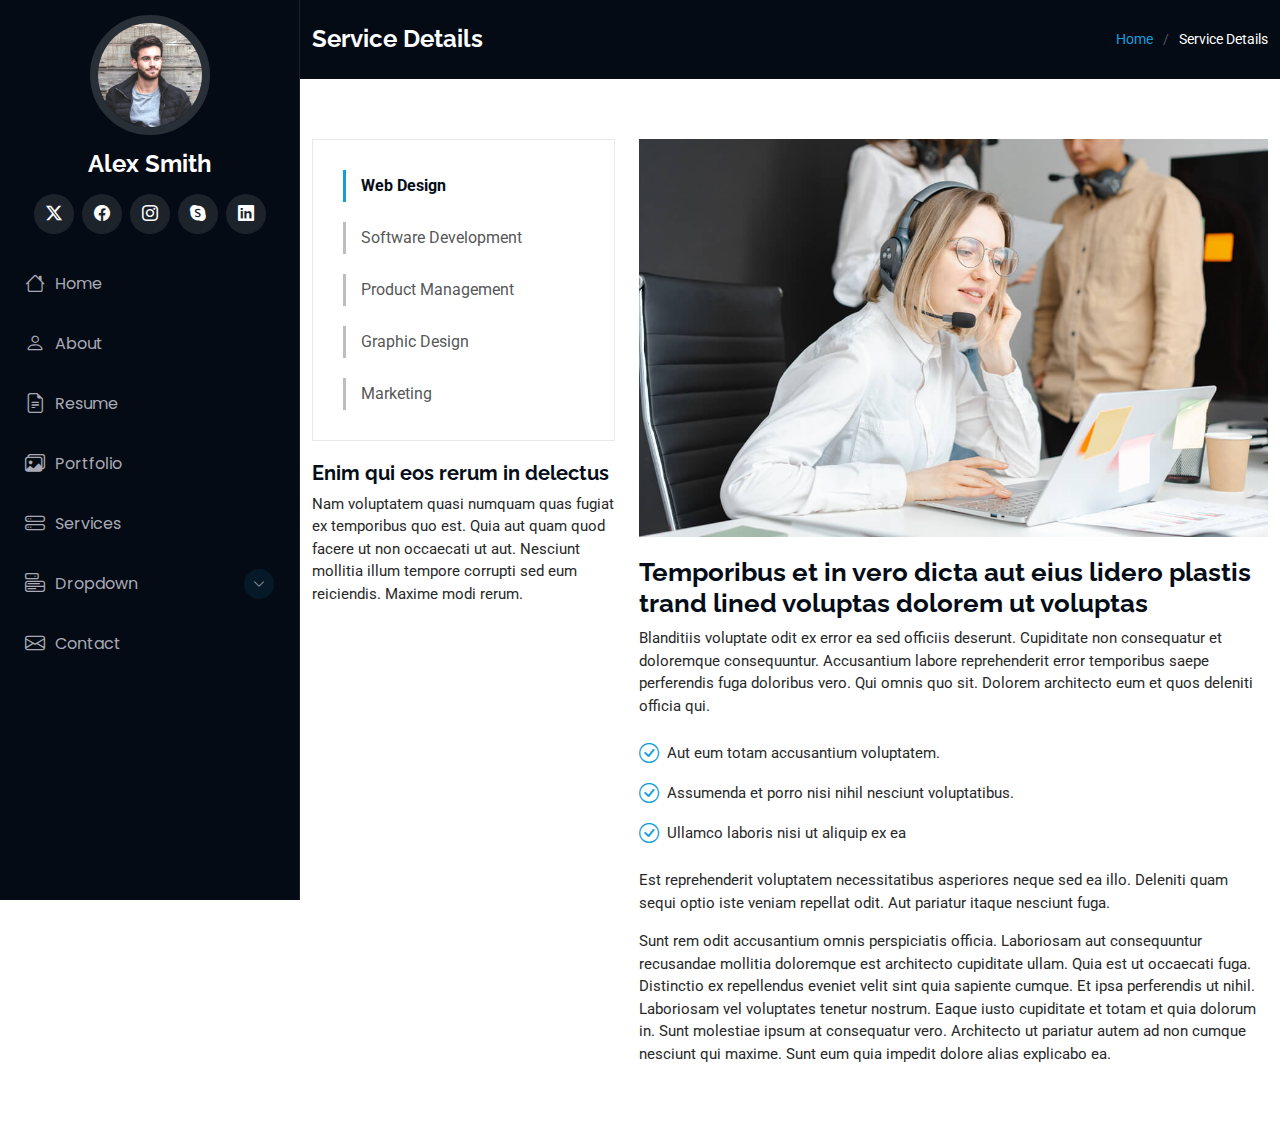
<file: service-details.html>
<!DOCTYPE html>
<html lang="en">

<head>
  <meta charset="utf-8">
  <meta content="width=device-width, initial-scale=1.0" name="viewport">
  <title>Service Details - iPortfolio Bootstrap Template</title>
  <meta content="" name="description">
  <meta content="" name="keywords">

  <!-- Favicons -->
  <link href="assets/img/favicon.png" rel="icon">
  <link href="assets/img/apple-touch-icon.png" rel="apple-touch-icon">

  <!-- Fonts -->
  <link href="https://fonts.googleapis.com" rel="preconnect">
  <link href="https://fonts.gstatic.com" rel="preconnect" crossorigin>
  <link href="https://fonts.googleapis.com/css2?family=Roboto:ital,wght@0,100;0,300;0,400;0,500;0,700;0,900;1,100;1,300;1,400;1,500;1,700;1,900&family=Poppins:ital,wght@0,100;0,200;0,300;0,400;0,500;0,600;0,700;0,800;0,900;1,100;1,200;1,300;1,400;1,500;1,600;1,700;1,800;1,900&family=Raleway:ital,wght@0,100;0,200;0,300;0,400;0,500;0,600;0,700;0,800;0,900;1,100;1,200;1,300;1,400;1,500;1,600;1,700;1,800;1,900&display=swap" rel="stylesheet">

  <!-- Vendor CSS Files -->
  <link href="assets/vendor/bootstrap/css/bootstrap.min.css" rel="stylesheet">
  <link href="assets/vendor/bootstrap-icons/bootstrap-icons.css" rel="stylesheet">
  <link href="assets/vendor/aos/aos.css" rel="stylesheet">
  <link href="assets/vendor/glightbox/css/glightbox.min.css" rel="stylesheet">
  <link href="assets/vendor/swiper/swiper-bundle.min.css" rel="stylesheet">

  <!-- Main CSS File -->
  <link href="assets/css/main.css" rel="stylesheet">

</head>

<body class="service-details-page">

  <header id="header" class="header dark-background d-flex flex-column">
    <i class="header-toggle d-xl-none bi bi-list"></i>

    <div class="profile-img">
      <img src="assets/img/my-profile-img.jpg" alt="" class="img-fluid rounded-circle">
    </div>

    <a href="index.html" class="logo d-flex align-items-center justify-content-center">
      <!-- Uncomment the line below if you also wish to use an image logo -->
      <!-- <img src="assets/img/logo.png" alt=""> -->
      <h1 class="sitename">Alex Smith</h1>
    </a>

    <div class="social-links text-center">
      <a href="#" class="twitter"><i class="bi bi-twitter-x"></i></a>
      <a href="#" class="facebook"><i class="bi bi-facebook"></i></a>
      <a href="#" class="instagram"><i class="bi bi-instagram"></i></a>
      <a href="#" class="google-plus"><i class="bi bi-skype"></i></a>
      <a href="#" class="linkedin"><i class="bi bi-linkedin"></i></a>
    </div>

    <nav id="navmenu" class="navmenu">
      <ul>
        <li><a href="#hero"><i class="bi bi-house navicon"></i>Home</a></li>
        <li><a href="#about"><i class="bi bi-person navicon"></i> About</a></li>
        <li><a href="#resume"><i class="bi bi-file-earmark-text navicon"></i> Resume</a></li>
        <li><a href="#portfolio"><i class="bi bi-images navicon"></i> Portfolio</a></li>
        <li><a href="#services"><i class="bi bi-hdd-stack navicon"></i> Services</a></li>
        <li class="dropdown"><a href="#"><i class="bi bi-menu-button navicon"></i> <span>Dropdown</span> <i class="bi bi-chevron-down toggle-dropdown"></i></a>
          <ul>
            <li><a href="#">Dropdown 1</a></li>
            <li class="dropdown"><a href="#"><span>Deep Dropdown</span> <i class="bi bi-chevron-down toggle-dropdown"></i></a>
              <ul>
                <li><a href="#">Deep Dropdown 1</a></li>
                <li><a href="#">Deep Dropdown 2</a></li>
                <li><a href="#">Deep Dropdown 3</a></li>
                <li><a href="#">Deep Dropdown 4</a></li>
                <li><a href="#">Deep Dropdown 5</a></li>
              </ul>
            </li>
            <li><a href="#">Dropdown 2</a></li>
            <li><a href="#">Dropdown 3</a></li>
            <li><a href="#">Dropdown 4</a></li>
          </ul>
        </li>
        <li><a href="#contact"><i class="bi bi-envelope navicon"></i> Contact</a></li>
      </ul>
    </nav>

  </header>

  <main class="main">

    <!-- Page Title -->
    <div class="page-title dark-background">
      <div class="container d-lg-flex justify-content-between align-items-center">
        <h1 class="mb-2 mb-lg-0">Service Details</h1>
        <nav class="breadcrumbs">
          <ol>
            <li><a href="index.html">Home</a></li>
            <li class="current">Service Details</li>
          </ol>
        </nav>
      </div>
    </div><!-- End Page Title -->

    <!-- Service Details Section -->
    <section id="service-details" class="service-details section">

      <div class="container">

        <div class="row gy-4">

          <div class="col-lg-4" data-aos="fade-up" data-aos-delay="100">
            <div class="services-list">
              <a href="#" class="active">Web Design</a>
              <a href="#">Software Development</a>
              <a href="#">Product Management</a>
              <a href="#">Graphic Design</a>
              <a href="#">Marketing</a>
            </div>

            <h4>Enim qui eos rerum in delectus</h4>
            <p>Nam voluptatem quasi numquam quas fugiat ex temporibus quo est. Quia aut quam quod facere ut non occaecati ut aut. Nesciunt mollitia illum tempore corrupti sed eum reiciendis. Maxime modi rerum.</p>
          </div>

          <div class="col-lg-8" data-aos="fade-up" data-aos-delay="200">
            <img src="assets/img/services.jpg" alt="" class="img-fluid services-img">
            <h3>Temporibus et in vero dicta aut eius lidero plastis trand lined voluptas dolorem ut voluptas</h3>
            <p>
              Blanditiis voluptate odit ex error ea sed officiis deserunt. Cupiditate non consequatur et doloremque consequuntur. Accusantium labore reprehenderit error temporibus saepe perferendis fuga doloribus vero. Qui omnis quo sit. Dolorem architecto eum et quos deleniti officia qui.
            </p>
            <ul>
              <li><i class="bi bi-check-circle"></i> <span>Aut eum totam accusantium voluptatem.</span></li>
              <li><i class="bi bi-check-circle"></i> <span>Assumenda et porro nisi nihil nesciunt voluptatibus.</span></li>
              <li><i class="bi bi-check-circle"></i> <span>Ullamco laboris nisi ut aliquip ex ea</span></li>
            </ul>
            <p>
              Est reprehenderit voluptatem necessitatibus asperiores neque sed ea illo. Deleniti quam sequi optio iste veniam repellat odit. Aut pariatur itaque nesciunt fuga.
            </p>
            <p>
              Sunt rem odit accusantium omnis perspiciatis officia. Laboriosam aut consequuntur recusandae mollitia doloremque est architecto cupiditate ullam. Quia est ut occaecati fuga. Distinctio ex repellendus eveniet velit sint quia sapiente cumque. Et ipsa perferendis ut nihil. Laboriosam vel voluptates tenetur nostrum. Eaque iusto cupiditate et totam et quia dolorum in. Sunt molestiae ipsum at consequatur vero. Architecto ut pariatur autem ad non cumque nesciunt qui maxime. Sunt eum quia impedit dolore alias explicabo ea.
            </p>
          </div>

        </div>

      </div>

    </section><!-- /Service Details Section -->

  </main>

  <!-- Scroll Top -->
  <a href="#" id="scroll-top" class="scroll-top d-flex align-items-center justify-content-center"><i class="bi bi-arrow-up-short"></i></a>

  <!-- Preloader -->
  <div id="preloader"></div>

  <!-- Vendor JS Files -->
  <script src="assets/vendor/bootstrap/js/bootstrap.bundle.min.js"></script>
  <script src="assets/vendor/php-email-form/validate.js"></script>
  <script src="assets/vendor/aos/aos.js"></script>
  <script src="assets/vendor/typed.js/typed.umd.js"></script>
  <script src="assets/vendor/purecounter/purecounter_vanilla.js"></script>
  <script src="assets/vendor/waypoints/noframework.waypoints.js"></script>
  <script src="assets/vendor/glightbox/js/glightbox.min.js"></script>
  <script src="assets/vendor/imagesloaded/imagesloaded.pkgd.min.js"></script>
  <script src="assets/vendor/isotope-layout/isotope.pkgd.min.js"></script>
  <script src="assets/vendor/swiper/swiper-bundle.min.js"></script>

  <!-- Main JS File -->
  <script src="assets/js/main.js"></script>

</body>

</html>
</file>
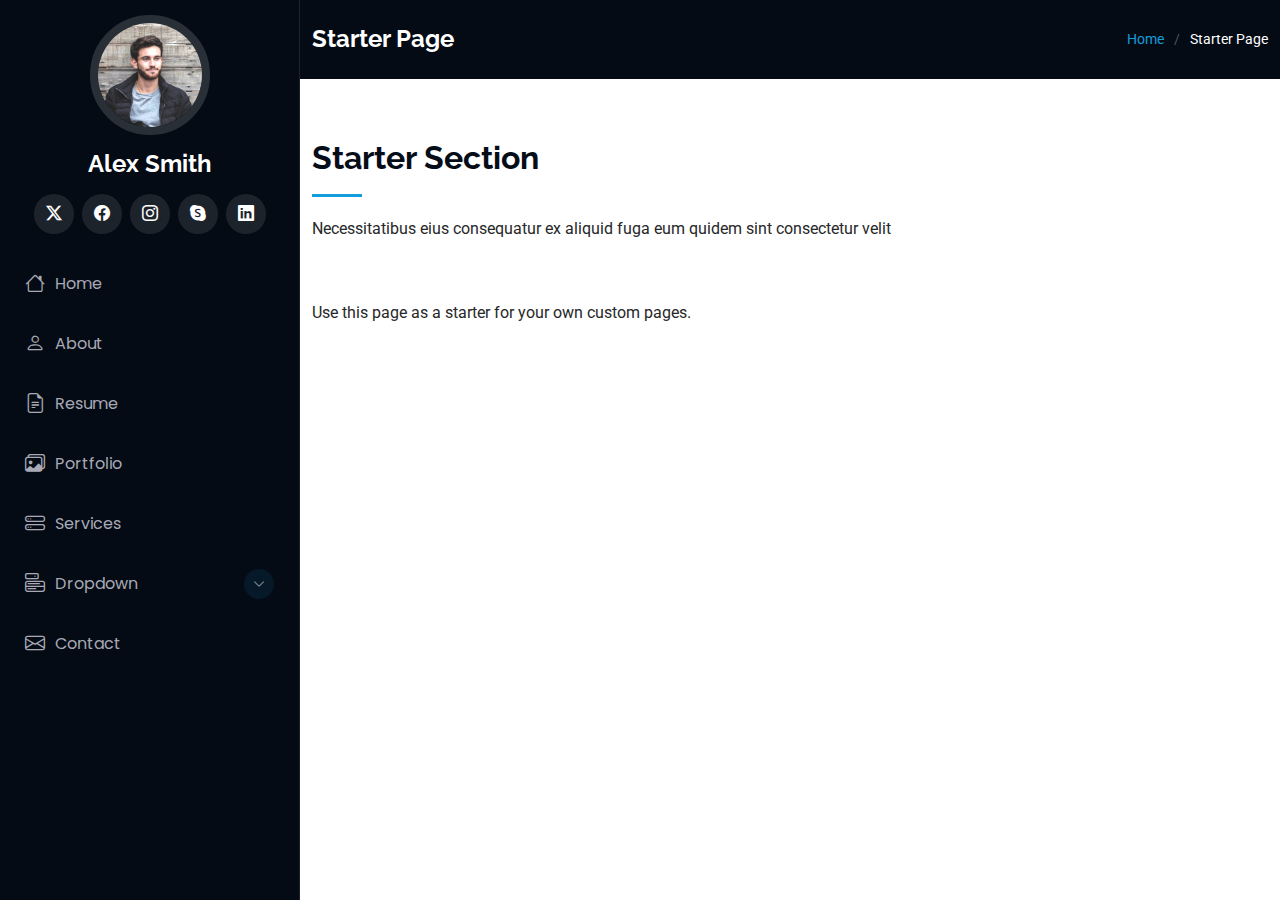
<file: starter-page.html>
<!DOCTYPE html>
<html lang="en">

<head>
  <meta charset="utf-8">
  <meta content="width=device-width, initial-scale=1.0" name="viewport">
  <title>Starter Page - iPortfolio Bootstrap Template</title>
  <meta content="" name="description">
  <meta content="" name="keywords">

  <!-- Favicons -->
  <link href="assets/img/favicon.png" rel="icon">
  <link href="assets/img/apple-touch-icon.png" rel="apple-touch-icon">

  <!-- Fonts -->
  <link href="https://fonts.googleapis.com" rel="preconnect">
  <link href="https://fonts.gstatic.com" rel="preconnect" crossorigin>
  <link href="https://fonts.googleapis.com/css2?family=Roboto:ital,wght@0,100;0,300;0,400;0,500;0,700;0,900;1,100;1,300;1,400;1,500;1,700;1,900&family=Poppins:ital,wght@0,100;0,200;0,300;0,400;0,500;0,600;0,700;0,800;0,900;1,100;1,200;1,300;1,400;1,500;1,600;1,700;1,800;1,900&family=Raleway:ital,wght@0,100;0,200;0,300;0,400;0,500;0,600;0,700;0,800;0,900;1,100;1,200;1,300;1,400;1,500;1,600;1,700;1,800;1,900&display=swap" rel="stylesheet">

  <!-- Vendor CSS Files -->
  <link href="assets/vendor/bootstrap/css/bootstrap.min.css" rel="stylesheet">
  <link href="assets/vendor/bootstrap-icons/bootstrap-icons.css" rel="stylesheet">
  <link href="assets/vendor/aos/aos.css" rel="stylesheet">
  <link href="assets/vendor/glightbox/css/glightbox.min.css" rel="stylesheet">
  <link href="assets/vendor/swiper/swiper-bundle.min.css" rel="stylesheet">

  <!-- Main CSS File -->
  <link href="assets/css/main.css" rel="stylesheet">

</head>

<body class="starter-page-page">

  <header id="header" class="header dark-background d-flex flex-column">
    <i class="header-toggle d-xl-none bi bi-list"></i>

    <div class="profile-img">
      <img src="assets/img/my-profile-img.jpg" alt="" class="img-fluid rounded-circle">
    </div>

    <a href="index.html" class="logo d-flex align-items-center justify-content-center">
      <!-- Uncomment the line below if you also wish to use an image logo -->
      <!-- <img src="assets/img/logo.png" alt=""> -->
      <h1 class="sitename">Alex Smith</h1>
    </a>

    <div class="social-links text-center">
      <a href="#" class="twitter"><i class="bi bi-twitter-x"></i></a>
      <a href="#" class="facebook"><i class="bi bi-facebook"></i></a>
      <a href="#" class="instagram"><i class="bi bi-instagram"></i></a>
      <a href="#" class="google-plus"><i class="bi bi-skype"></i></a>
      <a href="#" class="linkedin"><i class="bi bi-linkedin"></i></a>
    </div>

    <nav id="navmenu" class="navmenu">
      <ul>
        <li><a href="#hero"><i class="bi bi-house navicon"></i>Home</a></li>
        <li><a href="#about"><i class="bi bi-person navicon"></i> About</a></li>
        <li><a href="#resume"><i class="bi bi-file-earmark-text navicon"></i> Resume</a></li>
        <li><a href="#portfolio"><i class="bi bi-images navicon"></i> Portfolio</a></li>
        <li><a href="#services"><i class="bi bi-hdd-stack navicon"></i> Services</a></li>
        <li class="dropdown"><a href="#"><i class="bi bi-menu-button navicon"></i> <span>Dropdown</span> <i class="bi bi-chevron-down toggle-dropdown"></i></a>
          <ul>
            <li><a href="#">Dropdown 1</a></li>
            <li class="dropdown"><a href="#"><span>Deep Dropdown</span> <i class="bi bi-chevron-down toggle-dropdown"></i></a>
              <ul>
                <li><a href="#">Deep Dropdown 1</a></li>
                <li><a href="#">Deep Dropdown 2</a></li>
                <li><a href="#">Deep Dropdown 3</a></li>
                <li><a href="#">Deep Dropdown 4</a></li>
                <li><a href="#">Deep Dropdown 5</a></li>
              </ul>
            </li>
            <li><a href="#">Dropdown 2</a></li>
            <li><a href="#">Dropdown 3</a></li>
            <li><a href="#">Dropdown 4</a></li>
          </ul>
        </li>
        <li><a href="#contact"><i class="bi bi-envelope navicon"></i> Contact</a></li>
      </ul>
    </nav>

  </header>

  <main class="main">

    <!-- Page Title -->
    <div class="page-title dark-background">
      <div class="container d-lg-flex justify-content-between align-items-center">
        <h1 class="mb-2 mb-lg-0">Starter Page</h1>
        <nav class="breadcrumbs">
          <ol>
            <li><a href="index.html">Home</a></li>
            <li class="current">Starter Page</li>
          </ol>
        </nav>
      </div>
    </div><!-- End Page Title -->

    <!-- Starter Section Section -->
    <section id="starter-section" class="starter-section section">

      <!-- Section Title -->
      <div class="container section-title" data-aos="fade-up">
        <h2>Starter Section</h2>
        <p>Necessitatibus eius consequatur ex aliquid fuga eum quidem sint consectetur velit</p>
      </div><!-- End Section Title -->

      <div class="container" data-aos="fade-up">
        <p>Use this page as a starter for your own custom pages.</p>
      </div>

    </section><!-- /Starter Section Section -->

  </main>

  <!-- Scroll Top -->
  <a href="#" id="scroll-top" class="scroll-top d-flex align-items-center justify-content-center"><i class="bi bi-arrow-up-short"></i></a>

  <!-- Preloader -->
  <div id="preloader"></div>

  <!-- Vendor JS Files -->
  <script src="assets/vendor/bootstrap/js/bootstrap.bundle.min.js"></script>
  <script src="assets/vendor/php-email-form/validate.js"></script>
  <script src="assets/vendor/aos/aos.js"></script>
  <script src="assets/vendor/typed.js/typed.umd.js"></script>
  <script src="assets/vendor/purecounter/purecounter_vanilla.js"></script>
  <script src="assets/vendor/waypoints/noframework.waypoints.js"></script>
  <script src="assets/vendor/glightbox/js/glightbox.min.js"></script>
  <script src="assets/vendor/imagesloaded/imagesloaded.pkgd.min.js"></script>
  <script src="assets/vendor/isotope-layout/isotope.pkgd.min.js"></script>
  <script src="assets/vendor/swiper/swiper-bundle.min.js"></script>

  <!-- Main JS File -->
  <script src="assets/js/main.js"></script>

</body>

</html>
</file>
<file: assets/css/main.css>
/**
* Template Name: iPortfolio
* Template URL: https://bootstrapmade.com/iportfolio-bootstrap-portfolio-websites-template/
* Updated: Jun 29 2024 with Bootstrap v5.3.3
* Author: BootstrapMade.com
* License: https://bootstrapmade.com/license/
*/

/*--------------------------------------------------------------
# Font & Color Variables
# Help: https://bootstrapmade.com/color-system/
--------------------------------------------------------------*/
/* Fonts */
:root {
  --default-font: "Roboto",  system-ui, -apple-system, "Segoe UI", Roboto, "Helvetica Neue", Arial, "Noto Sans", "Liberation Sans", sans-serif, "Apple Color Emoji", "Segoe UI Emoji", "Segoe UI Symbol", "Noto Color Emoji";
  --heading-font: "Raleway",  sans-serif;
  --nav-font: "Poppins",  sans-serif;
}

/* Global Colors - The following color variables are used throughout the website. Updating them here will change the color scheme of the entire website */
:root { 
  --background-color: #ffffff; /* Background color for the entire website, including individual sections */
  --default-color: #272829; /* Default color used for the majority of the text content across the entire website */
  --heading-color: #050d18; /* Color for headings, subheadings and title throughout the website */
  --accent-color: #149ddd; /* Accent color that represents your brand on the website. It's used for buttons, links, and other elements that need to stand out */
  --surface-color: #ffffff; /* The surface color is used as a background of boxed elements within sections, such as cards, icon boxes, or other elements that require a visual separation from the global background. */
  --contrast-color: #ffffff; /* Contrast color for text, ensuring readability against backgrounds of accent, heading, or default colors. */
}

/* Nav Menu Colors - The following color variables are used specifically for the navigation menu. They are separate from the global colors to allow for more customization options */
:root {
  --nav-color: #a8a9b4;  /* The default color of the main navmenu links */
  --nav-hover-color: #ffffff; /* Applied to main navmenu links when they are hovered over or active */
  --nav-mobile-background-color: #040b14; /* Used as the background color for mobile navigation menu */
  --nav-dropdown-background-color: #040b14; /* Used as the background color for dropdown items that appear when hovering over primary navigation items */
  --nav-dropdown-color: #a8a9b4; /* Used for navigation links of the dropdown items in the navigation menu. */
  --nav-dropdown-hover-color: #ffffff; /* Similar to --nav-hover-color, this color is applied to dropdown navigation links when they are hovered over. */
}

/* Color Presets - These classes override global colors when applied to any section or element, providing reuse of the sam color scheme. */

.light-background {
  --background-color: #f4fafd;
  --surface-color: #ffffff;
}

.dark-background {
  --background-color: #040b14;
  --default-color: #ffffff;
  --heading-color: #ffffff;
  --surface-color: #151f2b;
  --contrast-color: #ffffff;
}

/* Smooth scroll */
:root {
  scroll-behavior: smooth;
}

/*--------------------------------------------------------------
# General Styling & Shared Classes
--------------------------------------------------------------*/
body {
  color: var(--default-color);
  background-color: var(--background-color);
  font-family: var(--default-font);
}

a {
  color: var(--accent-color);
  text-decoration: none;
  transition: 0.3s;
}

a:hover {
  color: color-mix(in srgb, var(--accent-color), transparent 25%);
  text-decoration: none;
}

h1,
h2,
h3,
h4,
h5,
h6 {
  color: var(--heading-color);
  font-family: var(--heading-font);
}

/* PHP Email Form Messages
------------------------------*/
.php-email-form .error-message {
  display: none;
  background: #df1529;
  color: #ffffff;
  text-align: left;
  padding: 15px;
  margin-bottom: 24px;
  font-weight: 600;
}

.php-email-form .sent-message {
  display: none;
  color: #ffffff;
  background: #059652;
  text-align: center;
  padding: 15px;
  margin-bottom: 24px;
  font-weight: 600;
}

.php-email-form .loading {
  display: none;
  background: var(--surface-color);
  text-align: center;
  padding: 15px;
  margin-bottom: 24px;
}

.php-email-form .loading:before {
  content: "";
  display: inline-block;
  border-radius: 50%;
  width: 24px;
  height: 24px;
  margin: 0 10px -6px 0;
  border: 3px solid var(--accent-color);
  border-top-color: var(--surface-color);
  animation: php-email-form-loading 1s linear infinite;
}

@keyframes php-email-form-loading {
  0% {
    transform: rotate(0deg);
  }

  100% {
    transform: rotate(360deg);
  }
}

/*--------------------------------------------------------------
# Global Header
--------------------------------------------------------------*/
.header {
  color: var(--default-color);
  background-color: var(--background-color);
  position: fixed;
  top: 0;
  left: 0;
  bottom: 0;
  padding: 0 15px;
  width: 300px;
  transition: all ease-in-out 0.3s;
  overflow-y: auto;
  z-index: 997;
  border-right: 1px solid color-mix(in srgb, var(--default-color), transparent 90%);
}

.header .profile-img img {
  margin: 15px auto;
  display: block;
  width: 120px;
  border: 8px solid color-mix(in srgb, var(--default-color), transparent 85%);
}

.header .logo {
  line-height: 1;
  margin-bottom: 15px;
}

.header .logo img {
  max-height: 32px;
  margin-right: 8px;
}

.header .logo h1 {
  font-size: 24px;
  margin: 0;
  font-weight: 700;
  color: var(--heading-color);
}

.header .social-links {
  margin: 0 0 20px 0;
}

.header .social-links a {
  font-size: 16px;
  display: inline-flex;
  align-items: center;
  justify-content: center;
  background: color-mix(in srgb, var(--default-color), transparent 90%);
  color: var(--default-color);
  margin: 0 2px;
  border-radius: 50%;
  text-align: center;
  width: 40px;
  height: 40px;
  transition: 0.3s;
}

.header .social-links a:hover {
  color: var(--contrast-color);
  background: var(--accent-color);
}

@media (min-width: 1200px) {

  .header~main,
  .header~#footer {
    margin-left: 300px;
  }
}

@media (max-width: 1199px) {
  .header {
    left: -100%;
  }
}

.header.header-show {
  left: 0;
}

.header .header-toggle {
  color: var(--contrast-color);
  background-color: var(--accent-color);
  font-size: 22px;
  display: flex;
  align-items: center;
  justify-content: center;
  width: 40px;
  height: 40px;
  border-radius: 50%;
  cursor: pointer;
  position: fixed;
  top: 15px;
  right: 15px;
  z-index: 9999;
  transition: background-color 0.3s;
}

.header .header-toggle:hover {
  color: var(--contrast-color);
  background-color: color-mix(in srgb, var(--accent-color) 90%, white 15%);
}

/*--------------------------------------------------------------
# Navigation Menu
--------------------------------------------------------------*/
.mobile-nav-toggle {
  display: none;
}

.navmenu {
  padding: 0;
  z-index: 9997;
}

.navmenu ul {
  list-style: none;
  padding: 0 0 20px 0;
  margin: 0;
}

.navmenu a,
.navmenu a:focus {
  color: var(--nav-color);
  padding: 15px 10px;
  font-family: var(--nav-font);
  font-size: 16px;
  font-weight: 400;
  display: flex;
  align-items: center;
  white-space: nowrap;
  transition: 0.3s;
  width: 100%;
}

.navmenu a .navicon,
.navmenu a:focus .navicon {
  font-size: 20px;
  margin-right: 10px;
}

.navmenu a .toggle-dropdown,
.navmenu a:focus .toggle-dropdown {
  font-size: 12px;
  line-height: 0;
  margin-left: auto;
  width: 30px;
  height: 30px;
  display: flex;
  align-items: center;
  justify-content: center;
  border-radius: 50%;
  transition: 0.3s;
  flex-shrink: 0;
  background-color: color-mix(in srgb, var(--accent-color), transparent 90%);
}

.navmenu a .toggle-dropdown:hover,
.navmenu a:focus .toggle-dropdown:hover {
  background-color: var(--accent-color);
  color: var(--contrast-color);
}

.navmenu a:hover,
.navmenu .active,
.navmenu .active:focus {
  color: var(--nav-hover-color);
}

.navmenu a:hover .navicon,
.navmenu .active .navicon,
.navmenu .active:focus .navicon {
  color: var(--accent-color);
}

.navmenu .active .toggle-dropdown,
.navmenu .active:focus .toggle-dropdown {
  background-color: var(--accent-color);
  color: var(--contrast-color);
  transform: rotate(180deg);
}

.navmenu .dropdown {
  display: block;
}

.navmenu .dropdown a,
.navmenu .dropdown a:focus {
  color: --nav-dropdown-color;
}

.navmenu .dropdown a:hover,
.navmenu .dropdown .active,
.navmenu .dropdown .active:focus {
  color: var(--nav-dropdown-hover-color);
}

.navmenu .dropdown ul {
  position: static;
  display: none;
  z-index: 99;
  padding: 5px 10px;
  margin: 5px 10px;
  background-color: var(--nav-dropdown-background-color);
  border: 1px solid color-mix(in srgb, var(--default-color), transparent 90%);
  box-shadow: none;
  transition: all 0.5s ease-in-out;
}

.navmenu .dropdown ul ul {
  background-color: rgba(33, 37, 41, 0.1);
}

.navmenu .dropdown>.dropdown-active {
  display: block;
  background-color: rgba(33, 37, 41, 0.03);
}

/*--------------------------------------------------------------
# Global Footer
--------------------------------------------------------------*/
.footer {
  color: var(--default-color);
  background-color: var(--background-color);
  font-size: 14px;
  padding: 40px 0;
  position: relative;
  border-top: 1px solid color-mix(in srgb, var(--default-color), transparent 90%);
}

.footer .copyright p {
  margin-bottom: 0;
}

.footer .credits {
  margin-top: 4px;
  font-size: 13px;
  text-align: center;
}

/*--------------------------------------------------------------
# Preloader
--------------------------------------------------------------*/
#preloader {
  position: fixed;
  inset: 0;
  z-index: 999999;
  overflow: hidden;
  background: var(--background-color);
  transition: all 0.6s ease-out;
}

#preloader:before {
  content: "";
  position: fixed;
  top: calc(50% - 30px);
  left: calc(50% - 30px);
  border: 6px solid #ffffff;
  border-color: var(--accent-color) transparent var(--accent-color) transparent;
  border-radius: 50%;
  width: 60px;
  height: 60px;
  animation: animate-preloader 1.5s linear infinite;
}

@keyframes animate-preloader {
  0% {
    transform: rotate(0deg);
  }

  100% {
    transform: rotate(360deg);
  }
}

/*--------------------------------------------------------------
# Scroll Top Button
--------------------------------------------------------------*/
.scroll-top {
  position: fixed;
  visibility: hidden;
  opacity: 0;
  right: 15px;
  bottom: -15px;
  z-index: 99999;
  background-color: var(--accent-color);
  width: 44px;
  height: 44px;
  border-radius: 50px;
  transition: all 0.4s;
}

.scroll-top i {
  font-size: 24px;
  color: var(--contrast-color);
  line-height: 0;
}

.scroll-top:hover {
  background-color: color-mix(in srgb, var(--accent-color), transparent 20%);
  color: var(--contrast-color);
}

.scroll-top.active {
  visibility: visible;
  opacity: 1;
  bottom: 15px;
}

/*--------------------------------------------------------------
# Disable aos animation delay on mobile devices
--------------------------------------------------------------*/
@media screen and (max-width: 768px) {
  [data-aos-delay] {
    transition-delay: 0 !important;
  }
}

/*--------------------------------------------------------------
# Global Page Titles & Breadcrumbs
--------------------------------------------------------------*/
.page-title {
  color: var(--default-color);
  background-color: var(--background-color);
  padding: 25px 0;
  position: relative;
}

.page-title h1 {
  font-size: 24px;
  font-weight: 700;
}

.page-title .breadcrumbs ol {
  display: flex;
  flex-wrap: wrap;
  list-style: none;
  padding: 0;
  margin: 0;
  font-size: 14px;
  font-weight: 400;
}

.page-title .breadcrumbs ol li+li {
  padding-left: 10px;
}

.page-title .breadcrumbs ol li+li::before {
  content: "/";
  display: inline-block;
  padding-right: 10px;
  color: color-mix(in srgb, var(--default-color), transparent 70%);
}

/*--------------------------------------------------------------
# Global Sections
--------------------------------------------------------------*/
section,
.section {
  color: var(--default-color);
  background-color: var(--background-color);
  padding: 60px 0;
  overflow: clip;
}

/*--------------------------------------------------------------
# Global Section Titles
--------------------------------------------------------------*/
.section-title {
  padding-bottom: 60px;
  position: relative;
}

.section-title h2 {
  font-size: 32px;
  font-weight: 700;
  margin-bottom: 20px;
  padding-bottom: 20px;
  position: relative;
}

.section-title h2:after {
  content: "";
  position: absolute;
  display: block;
  width: 50px;
  height: 3px;
  background: var(--accent-color);
  left: 0;
  bottom: 0;
}

.section-title p {
  margin-bottom: 0;
}

/*--------------------------------------------------------------
# Hero Section
--------------------------------------------------------------*/
.hero {
  width: 100%;
  min-height: 100vh;
  position: relative;
  padding: 80px 0;
  display: flex;
  align-items: center;
  justify-content: center;
}

.hero img {
  position: absolute;
  inset: 0;
  display: block;
  width: 100%;
  height: 100%;
  object-fit: cover;
  z-index: 1;
}

.hero:before {
  content: "";
  background: color-mix(in srgb, var(--background-color), transparent 70%);
  position: absolute;
  inset: 0;
  z-index: 2;
}

.hero .container {
  position: relative;
  z-index: 3;
}

.hero h2 {
  margin: 0;
  font-size: 64px;
  font-weight: 700;
}

.hero p {
  margin: 5px 0 0 0;
  font-size: 26px;
}

.hero p span {
  letter-spacing: 1px;
  border-bottom: 2px solid var(--accent-color);
}

.hero .social-links {
  margin-top: 25px;
}

.hero .social-links a {
  font-size: 24px;
  display: inline-block;
  color: color-mix(in srgb, var(--default-color), transparent 50%);
  line-height: 1;
  margin-right: 20px;
  transition: 0.3s;
}

.hero .social-links a:hover {
  color: var(--accent-color);
}

@media (max-width: 768px) {
  .hero h2 {
    font-size: 32px;
  }

  .hero p {
    font-size: 20px;
  }
}

/*--------------------------------------------------------------
# About Section
--------------------------------------------------------------*/
.about .content h2 {
  font-weight: 700;
  font-size: 24px;
}

.about .content ul {
  list-style: none;
  padding: 0;
}

.about .content ul li {
  margin-bottom: 20px;
  display: flex;
  align-items: center;
}

.about .content ul strong {
  margin-right: 10px;
}

.about .content ul i {
  font-size: 16px;
  margin-right: 5px;
  color: var(--accent-color);
  line-height: 0;
}

/*--------------------------------------------------------------
# Stats Section
--------------------------------------------------------------*/
.stats .stats-item {
  padding: 30px;
  width: 100%;
}

.stats .stats-item i {
  color: var(--accent-color);
  display: block;
  font-size: 44px;
  float: left;
  line-height: 0;
}

.stats .stats-item .purecounter {
  color: var(--heading-color);
  font-size: 48px;
  line-height: 40px;
  display: block;
  font-weight: 700;
  margin-left: 60px;
}

.stats .stats-item p {
  color: color-mix(in srgb, var(--default-color), transparent 40%);
  padding: 15px 0 0 0;
  margin: 0 0 0 60px;
  font-family: var(--heading-font);
  font-size: 14px;
}

/*--------------------------------------------------------------
# Skills Section
--------------------------------------------------------------*/
.skills .progress {
  height: 60px;
  display: block;
  background: none;
  border-radius: 0;
}

.skills .progress .skill {
  color: var(--heading-color);
  padding: 0;
  margin: 0 0 6px 0;
  text-transform: uppercase;
  display: block;
  font-weight: 600;
  font-family: var(--heading-font);
}

.skills .progress .skill .val {
  float: right;
  font-style: normal;
}

.skills .progress-bar-wrap {
  background: color-mix(in srgb, var(--default-color), transparent 90%);
  height: 10px;
}

.skills .progress-bar {
  width: 1px;
  height: 10px;
  transition: 0.9s;
  background-color: var(--accent-color);
}

/*--------------------------------------------------------------
# Resume Section
--------------------------------------------------------------*/
.resume .resume-title {
  color: var(--heading-color);
  font-size: 26px;
  font-weight: 700;
  margin-top: 20px;
  margin-bottom: 20px;
}

.resume .resume-item {
  padding: 0 0 20px 20px;
  margin-top: -2px;
  border-left: 2px solid var(--accent-color);
  position: relative;
}

.resume .resume-item h4 {
  line-height: 18px;
  font-size: 18px;
  font-weight: 600;
  text-transform: uppercase;
  color: color-mix(in srgb, var(--default-color), transparent 20%);
  margin-bottom: 10px;
}

.resume .resume-item h5 {
  font-size: 16px;
  padding: 5px 15px;
  display: inline-block;
  font-weight: 600;
  margin-bottom: 10px;
}

.resume .resume-item ul {
  padding-left: 20px;
}

.resume .resume-item ul li {
  padding-bottom: 10px;
}

.resume .resume-item:last-child {
  padding-bottom: 0;
}

.resume .resume-item::before {
  content: "";
  position: absolute;
  width: 16px;
  height: 16px;
  border-radius: 50px;
  left: -9px;
  top: 0;
  background: var(--background-color);
  border: 2px solid var(--accent-color);
}

/*--------------------------------------------------------------
# Portfolio Section
--------------------------------------------------------------*/
.portfolio .portfolio-filters {
  padding: 0;
  margin: 0 auto 20px auto;
  list-style: none;
  text-align: center;
}

.portfolio .portfolio-filters li {
  cursor: pointer;
  display: inline-block;
  padding: 0;
  font-size: 14px;
  font-weight: 400;
  margin: 0 10px;
  line-height: 1;
  text-transform: uppercase;
  margin-bottom: 10px;
  transition: all 0.3s ease-in-out;
}

.portfolio .portfolio-filters li:hover,
.portfolio .portfolio-filters li.filter-active {
  color: var(--accent-color);
}

.portfolio .portfolio-filters li:first-child {
  margin-left: 0;
}

.portfolio .portfolio-filters li:last-child {
  margin-right: 0;
}

@media (max-width: 575px) {
  .portfolio .portfolio-filters li {
    font-size: 14px;
    margin: 0 5px;
  }
}

.portfolio .portfolio-content {
  position: relative;
  overflow: hidden;
}

.portfolio .portfolio-content img {
  transition: 0.3s;
}

.portfolio .portfolio-content .portfolio-info {
  opacity: 0;
  position: absolute;
  inset: 0;
  z-index: 3;
  transition: all ease-in-out 0.3s;
  background: rgba(0, 0, 0, 0.6);
  padding: 15px;
}

.portfolio .portfolio-content .portfolio-info h4 {
  font-size: 14px;
  padding: 5px 10px;
  font-weight: 400;
  color: #ffffff;
  display: inline-block;
  background-color: var(--accent-color);
}

.portfolio .portfolio-content .portfolio-info p {
  position: absolute;
  bottom: 10px;
  text-align: center;
  display: inline-block;
  left: 0;
  right: 0;
  font-size: 16px;
  font-weight: 600;
  color: rgba(255, 255, 255, 0.8);
}

.portfolio .portfolio-content .portfolio-info .preview-link,
.portfolio .portfolio-content .portfolio-info .details-link {
  position: absolute;
  left: calc(50% - 40px);
  font-size: 26px;
  top: calc(50% - 14px);
  color: #fff;
  transition: 0.3s;
  line-height: 1.2;
}

.portfolio .portfolio-content .portfolio-info .preview-link:hover,
.portfolio .portfolio-content .portfolio-info .details-link:hover {
  color: var(--accent-color);
}

.portfolio .portfolio-content .portfolio-info .details-link {
  left: 50%;
  font-size: 34px;
  line-height: 0;
}

.portfolio .portfolio-content:hover .portfolio-info {
  opacity: 1;
}

.portfolio .portfolio-content:hover img {
  transform: scale(1.1);
}

/*--------------------------------------------------------------
# Services Section
--------------------------------------------------------------*/
.services .service-item {
  position: relative;
}

.services .service-item .icon {
  background: var(--accent-color);
  display: flex;
  align-items: center;
  justify-content: center;
  width: 54px;
  height: 54px;
  border-radius: 50%;
  transition: 0.5s;
  border: 1px solid var(--accent-color);
  margin-right: 20px;
}

.services .service-item .icon i {
  color: var(--contrast-color);
  font-size: 24px;
  line-height: 0;
}

.services .service-item:hover .icon {
  background: var(--surface-color);
}

.services .service-item:hover .icon i {
  color: var(--accent-color);
}

.services .service-item .title {
  font-weight: 700;
  margin-bottom: 15px;
  font-size: 18px;
}

.services .service-item .title a {
  color: var(--heading-color);
}

.services .service-item .title a:hover {
  color: var(--accent-color);
}

.services .service-item .description {
  line-height: 24px;
  font-size: 14px;
}

/*--------------------------------------------------------------
# Testimonials Section
--------------------------------------------------------------*/
.testimonials .testimonials-carousel,
.testimonials .testimonials-slider {
  overflow: hidden;
}

.testimonials .testimonial-item {
  box-sizing: content-box;
  text-align: center;
  min-height: 320px;
}

.testimonials .testimonial-item .testimonial-img {
  width: 90px;
  border-radius: 50%;
  margin: 0 auto;
}

.testimonials .testimonial-item h3 {
  font-size: 18px;
  font-weight: bold;
  margin: 10px 0 5px 0;
}

.testimonials .testimonial-item h4 {
  font-size: 14px;
  color: color-mix(in srgb, var(--default-color), transparent 20%);
  margin: 0;
}

.testimonials .testimonial-item .quote-icon-left,
.testimonials .testimonial-item .quote-icon-right {
  color: color-mix(in srgb, var(--accent-color), transparent 40%);
  font-size: 26px;
  line-height: 0;
}

.testimonials .testimonial-item .quote-icon-left {
  display: inline-block;
  left: -5px;
  position: relative;
}

.testimonials .testimonial-item .quote-icon-right {
  display: inline-block;
  right: -5px;
  position: relative;
  top: 10px;
  transform: scale(-1, -1);
}

.testimonials .testimonial-item p {
  font-style: italic;
  margin: 0 15px 15px 15px;
  padding: 20px;
  background-color: var(--surface-color);
  position: relative;
  margin-bottom: 35px;
  border-radius: 6px;
  box-shadow: 0px 2px 15px rgba(0, 0, 0, 0.1);
}

.testimonials .testimonial-item p::after {
  content: "";
  width: 0;
  height: 0;
  border-top: 20px solid var(--surface-color);
  border-right: 20px solid transparent;
  border-left: 20px solid transparent;
  position: absolute;
  bottom: -20px;
  left: calc(50% - 20px);
}

.testimonials .swiper-wrapper {
  height: auto;
}

.testimonials .swiper-pagination {
  margin-top: 40px;
  position: relative;
}

.testimonials .swiper-pagination .swiper-pagination-bullet {
  width: 12px;
  height: 12px;
  background-color: var(--background-color);
  opacity: 1;
  border: 1px solid var(--accent-color);
}

.testimonials .swiper-pagination .swiper-pagination-bullet-active {
  background-color: var(--accent-color);
}

/*--------------------------------------------------------------
# Contact Section
--------------------------------------------------------------*/
.contact .info-wrap {
  background-color: var(--surface-color);
  box-shadow: 0px 0px 20px rgba(0, 0, 0, 0.1);
  padding: 30px;
}

@media (max-width: 575px) {
  .contact .info-wrap {
    padding: 20px;
  }
}

.contact .info-item {
  margin-bottom: 40px;
}

.contact .info-item i {
  font-size: 20px;
  color: var(--accent-color);
  background: color-mix(in srgb, var(--accent-color), transparent 92%);
  width: 44px;
  height: 44px;
  display: flex;
  justify-content: center;
  align-items: center;
  border-radius: 50px;
  transition: all 0.3s ease-in-out;
  margin-right: 15px;
}

.contact .info-item h3 {
  padding: 0;
  font-size: 18px;
  font-weight: 700;
  margin-bottom: 5px;
}

.contact .info-item p {
  padding: 0;
  margin-bottom: 0;
  font-size: 14px;
}

.contact .info-item:hover i {
  background: var(--accent-color);
  color: var(--contrast-color);
}

.contact .php-email-form {
  background-color: var(--surface-color);
  height: 100%;
  padding: 30px;
  box-shadow: 0px 0px 20px rgba(0, 0, 0, 0.1);
}

@media (max-width: 575px) {
  .contact .php-email-form {
    padding: 20px;
  }
}

.contact .php-email-form input[type=text],
.contact .php-email-form input[type=email],
.contact .php-email-form textarea {
  font-size: 14px;
  padding: 10px 15px;
  box-shadow: none;
  border-radius: 0;
  color: var(--default-color);
  background-color: var(--surface-color);
  border-color: color-mix(in srgb, var(--default-color), transparent 80%);
}

.contact .php-email-form input[type=text]:focus,
.contact .php-email-form input[type=email]:focus,
.contact .php-email-form textarea:focus {
  border-color: var(--accent-color);
}

.contact .php-email-form input[type=text]::placeholder,
.contact .php-email-form input[type=email]::placeholder,
.contact .php-email-form textarea::placeholder {
  color: color-mix(in srgb, var(--default-color), transparent 70%);
}

.contact .php-email-form button[type=submit] {
  color: var(--contrast-color);
  background: var(--accent-color);
  border: 0;
  padding: 10px 30px;
  transition: 0.4s;
  border-radius: 50px;
}

.contact .php-email-form button[type=submit]:hover {
  background: color-mix(in srgb, var(--accent-color), transparent 25%);
}

/*--------------------------------------------------------------
# Portfolio Details Section
--------------------------------------------------------------*/
.portfolio-details .portfolio-details-slider img {
  width: 100%;
}

.portfolio-details .portfolio-details-slider .swiper-pagination {
  margin-top: 20px;
  position: relative;
}

.portfolio-details .portfolio-details-slider .swiper-pagination .swiper-pagination-bullet {
  width: 12px;
  height: 12px;
  background-color: color-mix(in srgb, var(--default-color), transparent 85%);
  opacity: 1;
}

.portfolio-details .portfolio-details-slider .swiper-pagination .swiper-pagination-bullet-active {
  background-color: var(--accent-color);
}

.portfolio-details .portfolio-info {
  padding: 30px;
  box-shadow: 0px 0 30px rgba(0, 0, 0, 0.1);
}

.portfolio-details .portfolio-info h3 {
  font-size: 22px;
  font-weight: 700;
  margin-bottom: 20px;
  padding-bottom: 20px;
  border-bottom: 1px solid color-mix(in srgb, var(--default-color), transparent 85%);
}

.portfolio-details .portfolio-info ul {
  list-style: none;
  padding: 0;
  font-size: 15px;
}

.portfolio-details .portfolio-info ul li+li {
  margin-top: 10px;
}

.portfolio-details .portfolio-description {
  padding-top: 30px;
}

.portfolio-details .portfolio-description h2 {
  font-size: 26px;
  font-weight: 700;
  margin-bottom: 20px;
}

.portfolio-details .portfolio-description p {
  padding: 0;
  color: color-mix(in srgb, var(--default-color), transparent 30%);
}

/*--------------------------------------------------------------
# Service Details Section
--------------------------------------------------------------*/
.service-details .services-list {
  padding: 10px 30px;
  border: 1px solid color-mix(in srgb, var(--default-color), transparent 90%);
  margin-bottom: 20px;
}

.service-details .services-list a {
  display: block;
  line-height: 1;
  padding: 8px 0 8px 15px;
  border-left: 3px solid color-mix(in srgb, var(--default-color), transparent 70%);
  margin: 20px 0;
  color: color-mix(in srgb, var(--default-color), transparent 20%);
  transition: 0.3s;
}

.service-details .services-list a.active {
  color: var(--heading-color);
  font-weight: 700;
  border-color: var(--accent-color);
}

.service-details .services-list a:hover {
  border-color: var(--accent-color);
}

.service-details .services-img {
  margin-bottom: 20px;
}

.service-details h3 {
  font-size: 26px;
  font-weight: 700;
}

.service-details h4 {
  font-size: 20px;
  font-weight: 700;
}

.service-details p {
  font-size: 15px;
}

.service-details ul {
  list-style: none;
  padding: 0;
  font-size: 15px;
}

.service-details ul li {
  padding: 5px 0;
  display: flex;
  align-items: center;
}

.service-details ul i {
  font-size: 20px;
  margin-right: 8px;
  color: var(--accent-color);
}

/*--------------------------------------------------------------
# Starter Section Section
--------------------------------------------------------------*/
.starter-section {
  /* Add your styles here */
}
</file>
